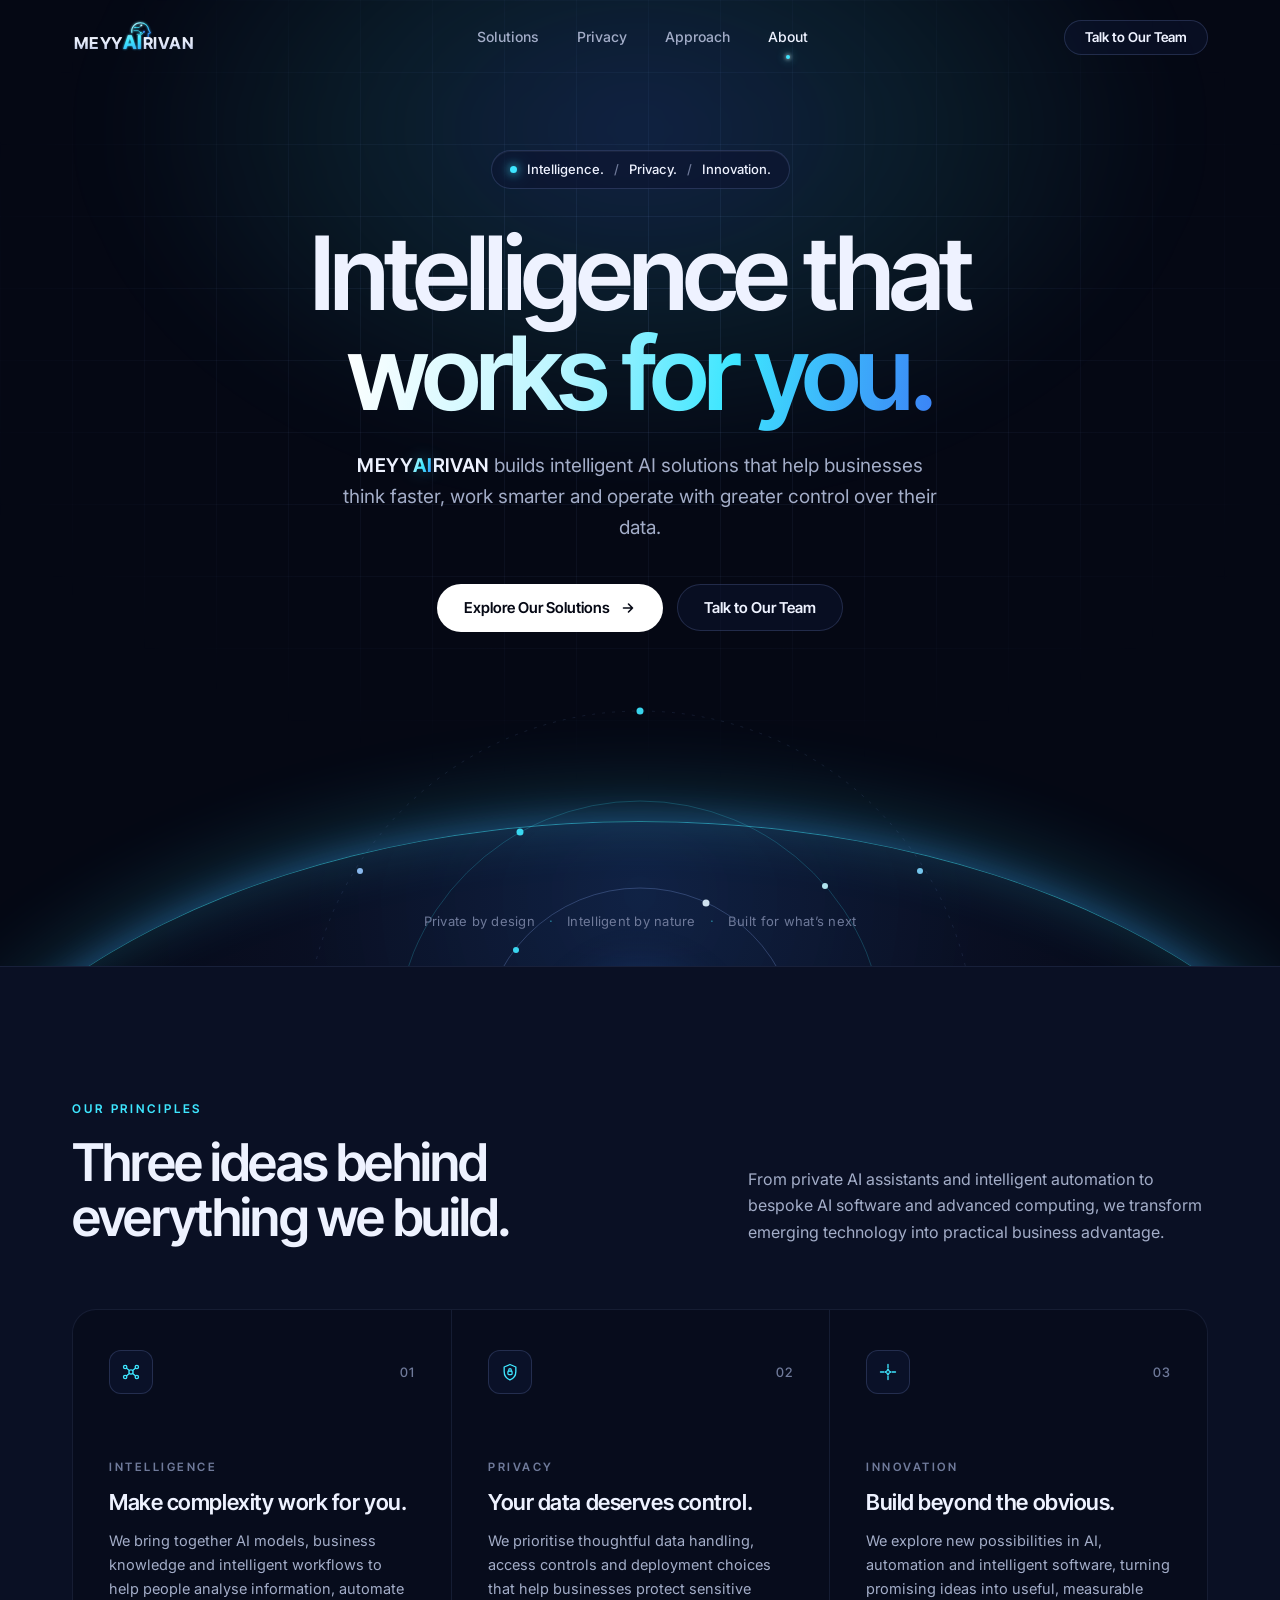
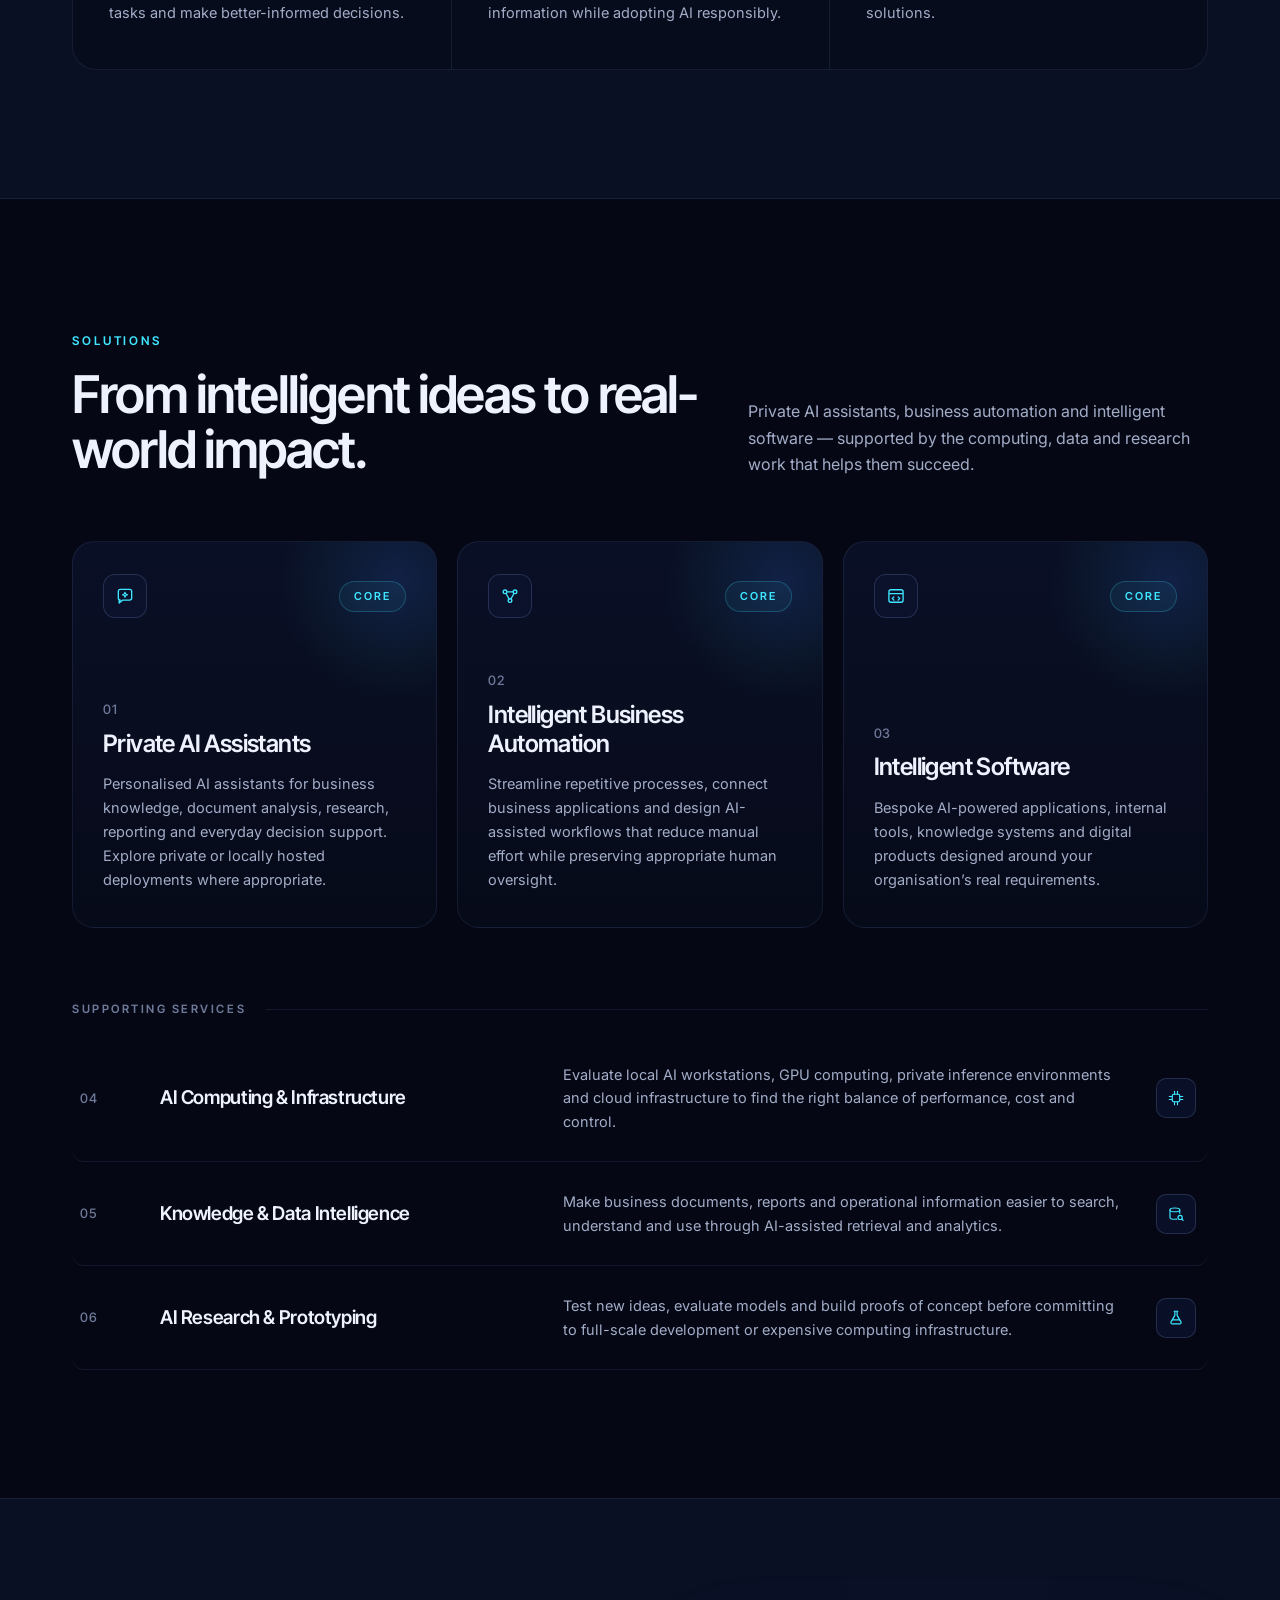
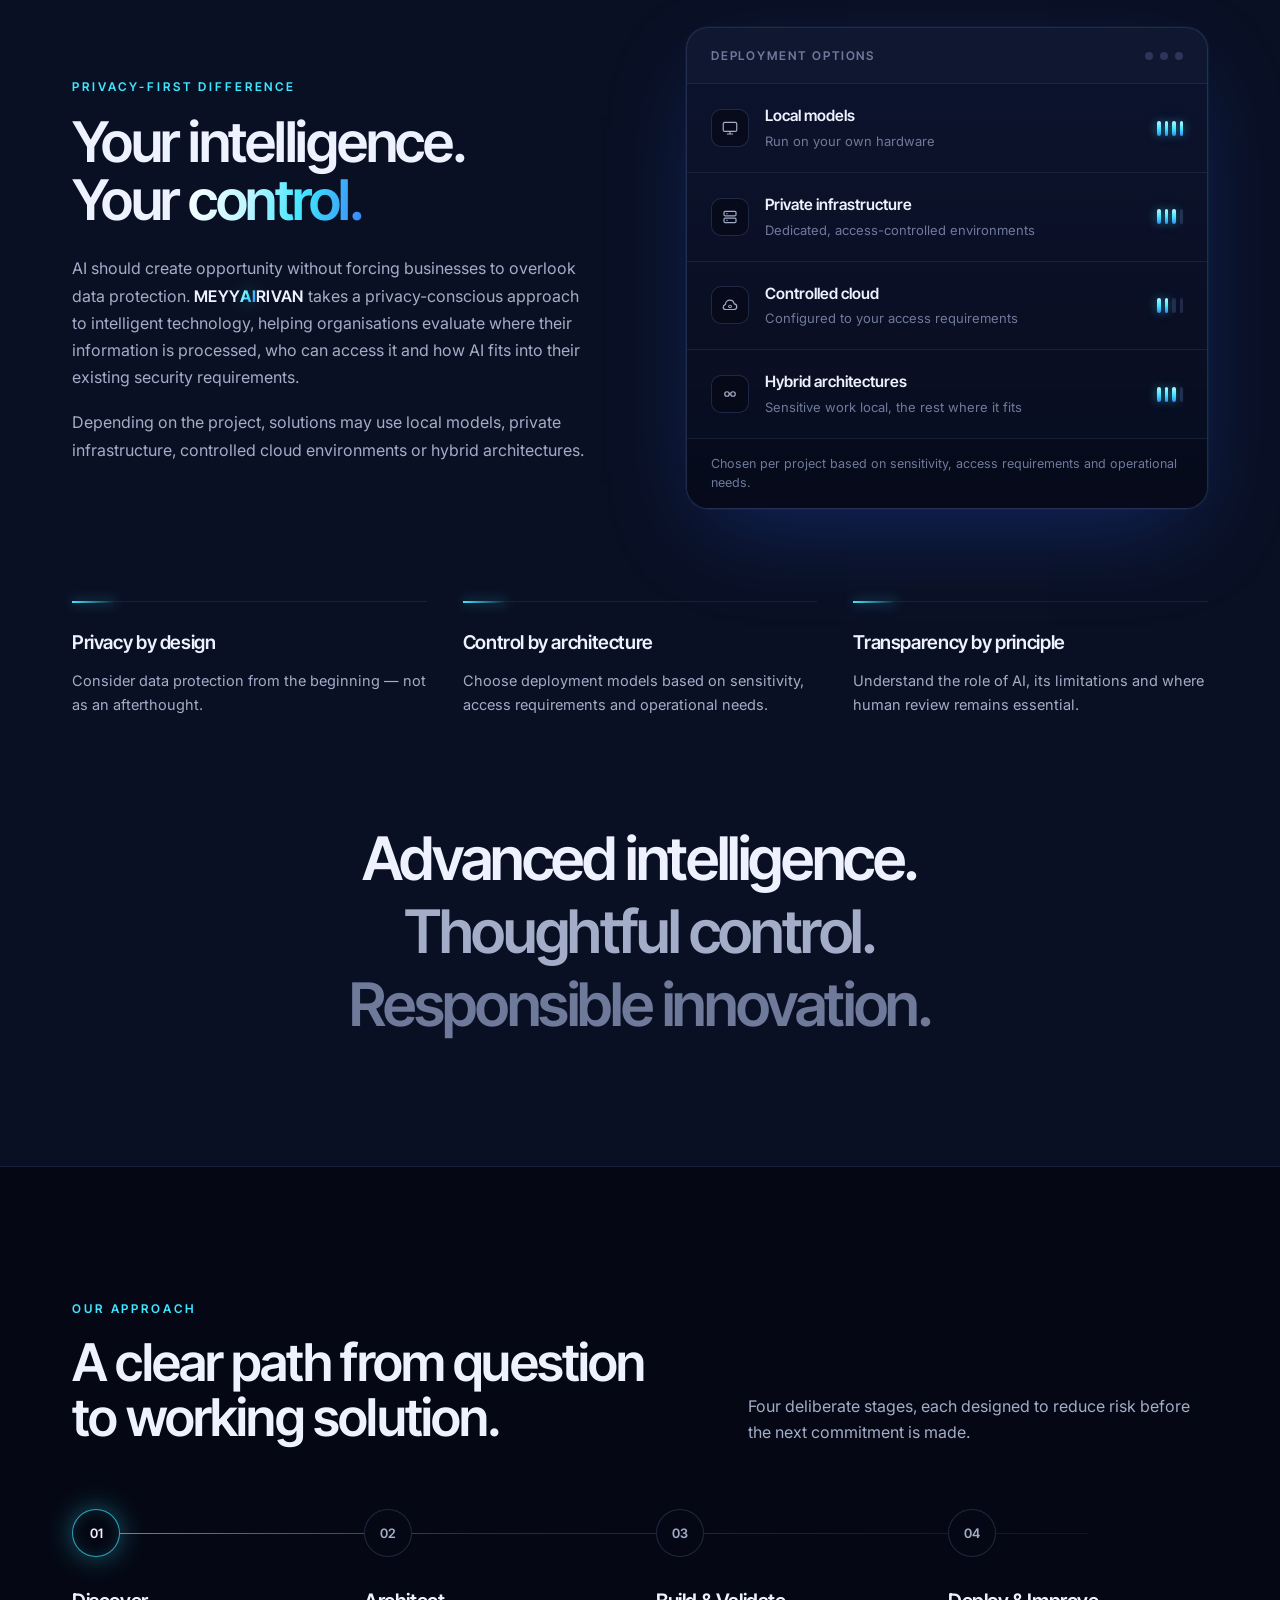
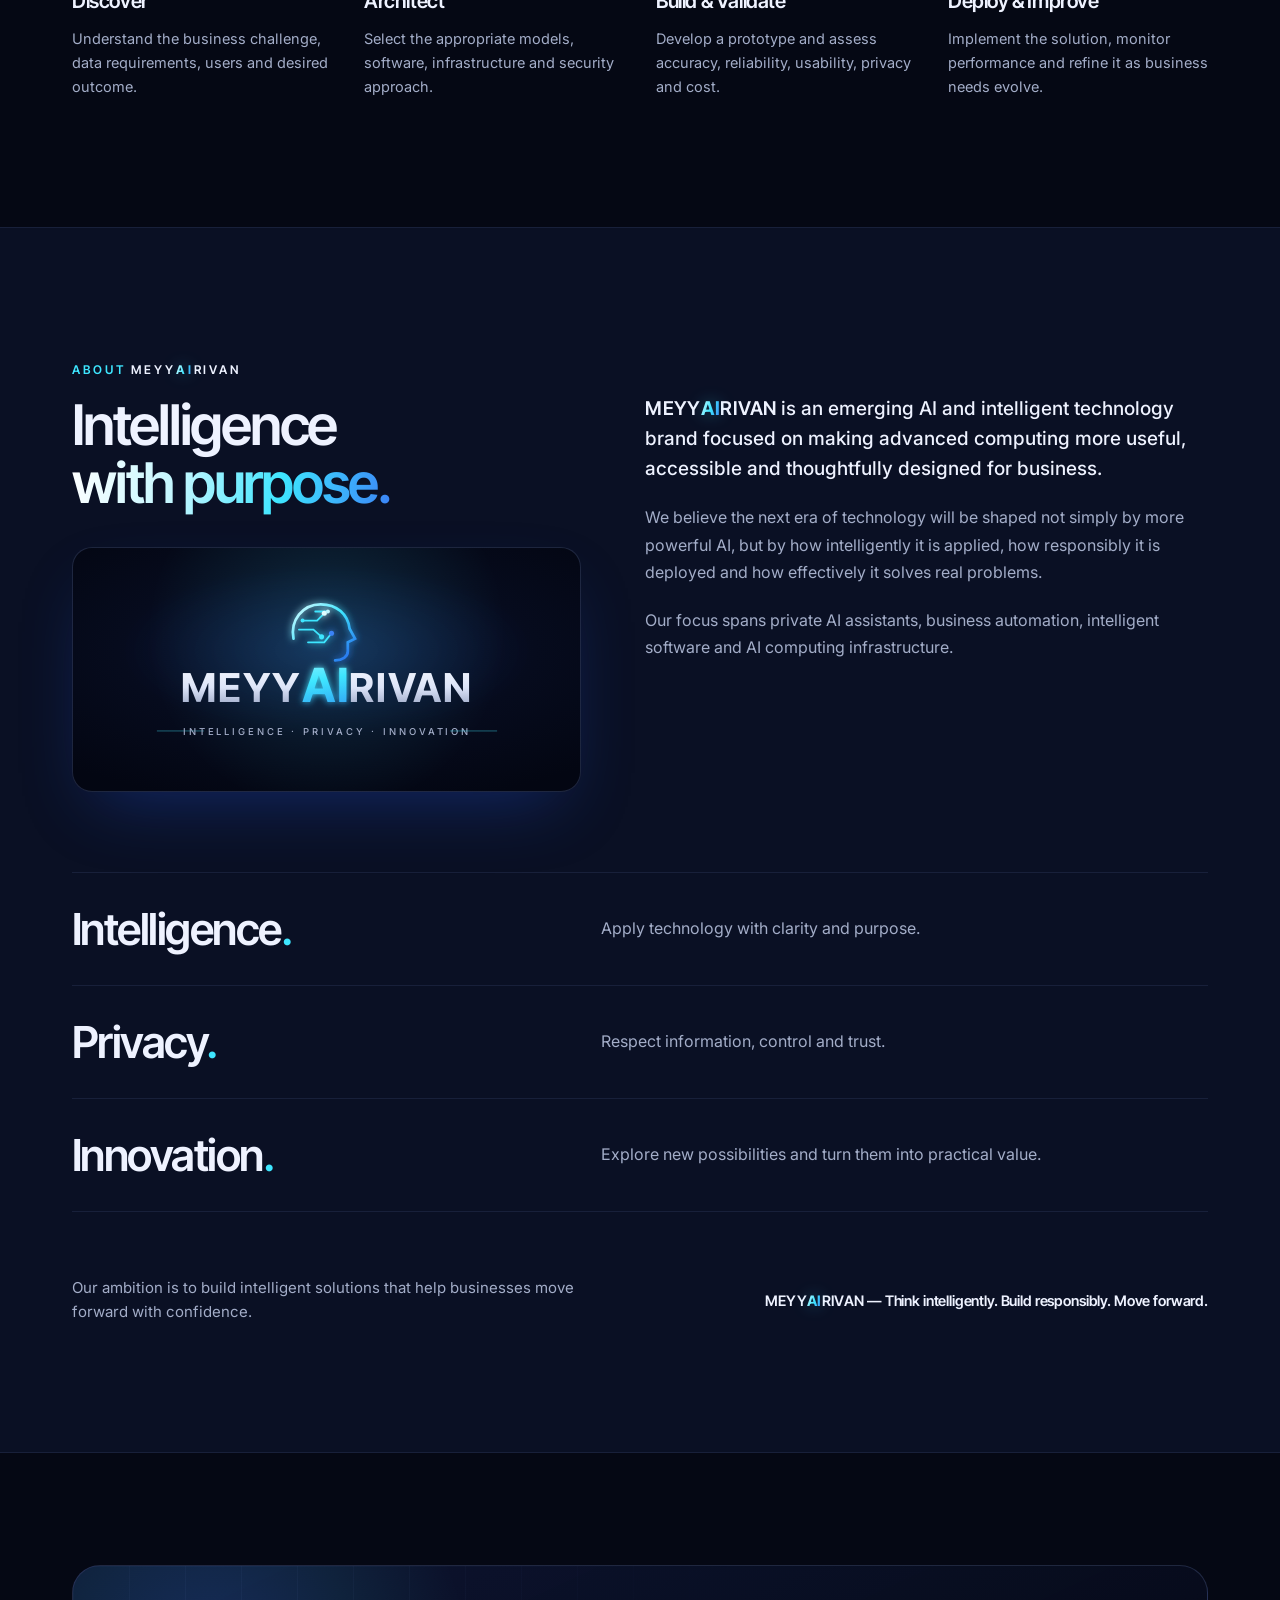
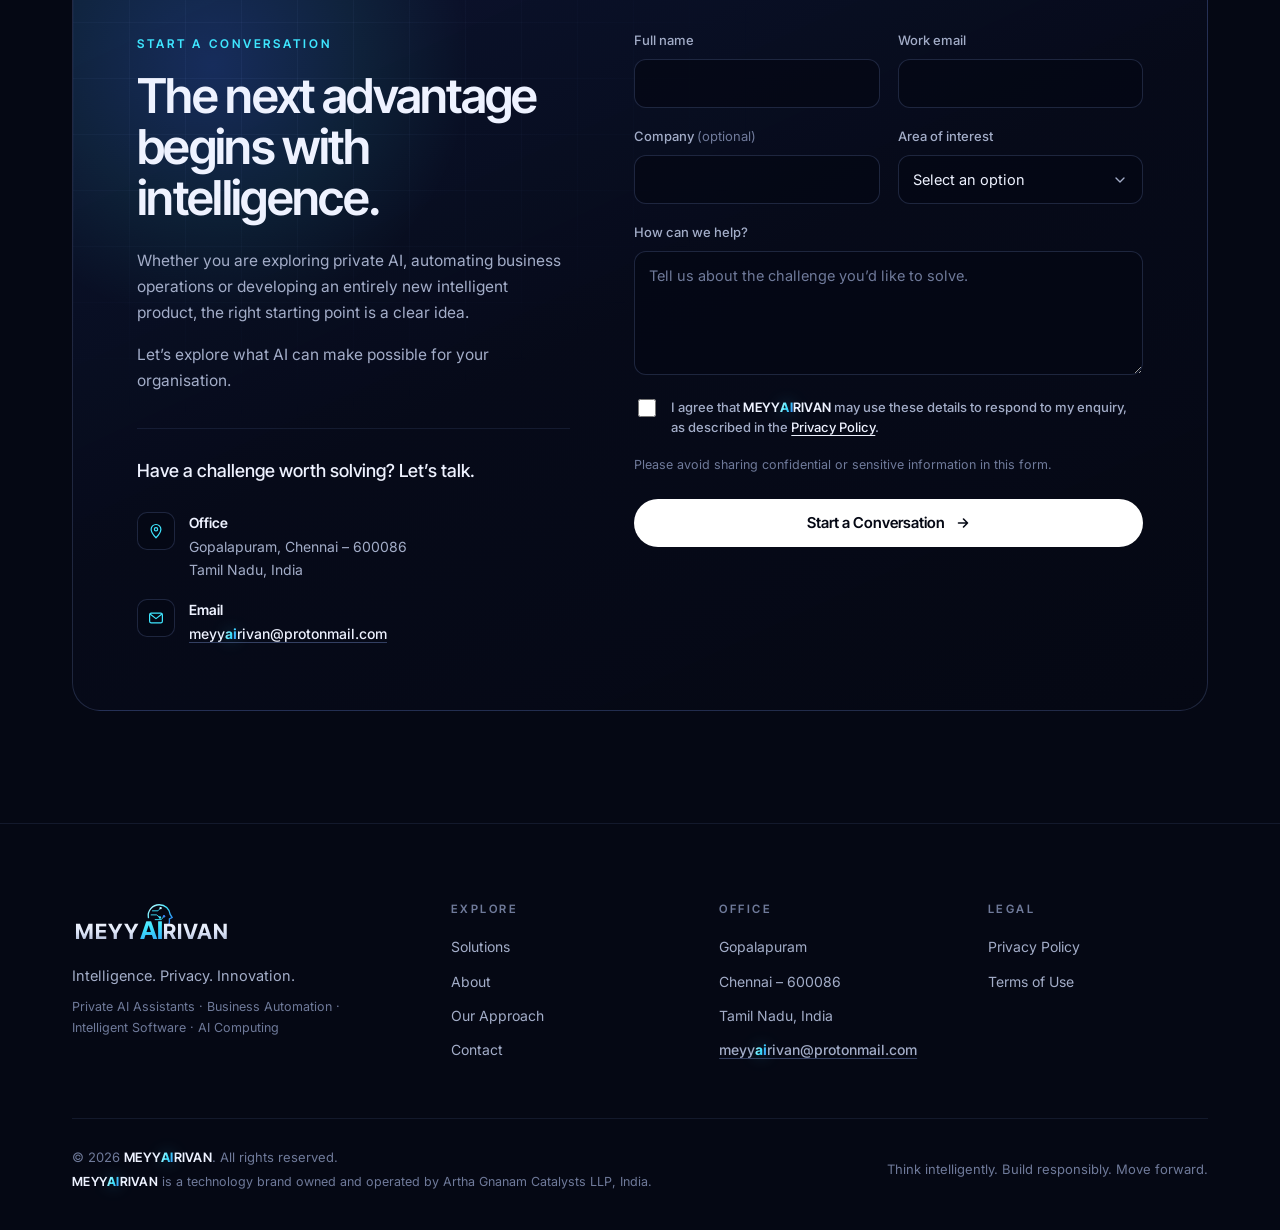
<file: index.html>
<!DOCTYPE html>
<html lang="en">
<head>
  <meta charset="UTF-8" />
  <meta name="viewport" content="width=device-width, initial-scale=1.0" />
  <title>MEYYAIRIVAN | Private AI, Business Automation &amp; Intelligent Software</title>
  <meta name="description" content="Discover MEYYAIRIVAN, an AI technology brand focused on private AI assistants, intelligent business automation, custom AI software and secure computing solutions." />
  <link rel="canonical" href="https://www.meyyairivan.com/" />
  <meta property="og:type" content="website" />
  <meta property="og:url" content="https://www.meyyairivan.com/" />
  <meta property="og:title" content="MEYYAIRIVAN | Private AI, Business Automation &amp; Intelligent Software" />
  <meta property="og:description" content="Private AI assistants, intelligent business automation, bespoke AI software and secure computing solutions." />
  <meta property="og:site_name" content="MEYYAIRIVAN" />
  <meta property="og:image" content="https://www.meyyairivan.com/assets/img/og-image.png" />
  <meta property="og:image:secure_url" content="https://www.meyyairivan.com/assets/img/og-image.png" />
  <meta property="og:image:type" content="image/png" />
  <meta property="og:image:width" content="1200" />
  <meta property="og:image:height" content="630" />
  <meta property="og:image:alt" content="MEYYAIRIVAN — Intelligence that works for you." />
  <meta name="twitter:card" content="summary_large_image" />
  <meta name="twitter:image" content="https://www.meyyairivan.com/assets/img/og-image.png" />
  <meta name="theme-color" content="#050814" />
  <link rel="icon" type="image/svg+xml" href="favicon.svg" />
  <link rel="manifest" href="site.webmanifest" />
  <link rel="preconnect" href="https://fonts.googleapis.com" />
  <link rel="preconnect" href="https://fonts.gstatic.com" crossorigin />
  <link href="https://fonts.googleapis.com/css2?family=Inter+Tight:wght@400;500;600;700&family=Inter:wght@400;500&display=swap" rel="stylesheet" />
  <link rel="stylesheet" href="assets/css/styles.css" />
</head>
<body>
  <a class="skip-link" href="#main">Skip to content</a>

  <!-- ================= HEADER ================= -->
  <header class="header" id="top">
    <div class="container header-inner">
      <a class="brand" href="#top" aria-label="MEYYARIVAN — back to top">
        <!-- Crisp Vector MEYYARIVAN Wordmark + Neural Circuit Emblem -->
        <svg class="brand-wordmark" viewBox="0 0 280 68" fill="none" xmlns="http://www.w3.org/2000/svg" role="img" aria-label="MEYYARIVAN">
          <defs>
            <linearGradient id="navMetal" x1="0" y1="0" x2="0" y2="1">
              <stop offset="0%" stop-color="#FFFFFF"/>
              <stop offset="60%" stop-color="#DCE4F8"/>
              <stop offset="100%" stop-color="#9BA8C7"/>
            </linearGradient>
            <linearGradient id="navCyan" x1="0" y1="0" x2="1" y2="1">
              <stop offset="0%" stop-color="#C7FAFF"/>
              <stop offset="45%" stop-color="#3EE6FF"/>
              <stop offset="100%" stop-color="#2563EB"/>
            </linearGradient>
            <filter id="navGlow" x="-30%" y="-30%" width="160%" height="160%">
              <feGaussianBlur stdDeviation="2.5" result="blur"/>
              <feMerge>
                <feMergeNode in="blur"/>
                <feMergeNode in="SourceGraphic"/>
              </feMerge>
            </filter>
          </defs>
          <!-- Stylised Neural Head Silhouette above AI -->
          <g transform="translate(101, 2)" filter="url(#navGlow)">
            <path d="M12 24 C10 14, 18 5, 28 5 C37 5, 43 11, 44 19 L47 24 L43 26 L43 31 C43 34, 40 36, 36 36" stroke="url(#navCyan)" stroke-width="2" stroke-linecap="round" fill="none"/>
            <path d="M18 14 H26 L30 10 M16 20 H24 L29 24 M22 27 H31 L35 22" stroke="#3EE6FF" stroke-width="1.35" stroke-linecap="round"/>
            <circle cx="30" cy="10" r="1.8" fill="#BFF6FF"/>
            <circle cx="29" cy="24" r="1.8" fill="#3EE6FF"/>
            <circle cx="35" cy="22" r="1.8" fill="#3B82F6"/>
            <circle cx="18" cy="14" r="1.4" fill="#3EE6FF"/>
          </g>
          <!-- Unified Wordmark with exact tspan kerning -->
          <text x="4" y="57" font-family="'Inter Tight', sans-serif" font-weight="700" font-size="31" letter-spacing="1.4" fill="url(#navMetal)">MEYY<tspan font-size="36" letter-spacing="0.5" fill="url(#navCyan)" filter="url(#navGlow)">AI</tspan>RIVAN</text>
        </svg>
      </a>

      <nav class="nav" aria-label="Primary">
        <a href="#solutions">Solutions</a>
        <a href="#privacy">Privacy</a>
        <a href="#approach">Approach</a>
        <a href="#about">About</a>
      </nav>

      <div class="header-actions">
        <a class="btn btn-ghost btn-sm" href="#contact">Talk to Our Team</a>
        <button class="menu-toggle" type="button" aria-expanded="false" aria-controls="mobile-nav" aria-label="Open menu">
          <span></span>
          <span></span>
        </button>
      </div>
    </div>
  </header>

  <!-- Mobile Nav Drawer -->
  <nav class="mobile-nav" id="mobile-nav" aria-label="Mobile Navigation" aria-hidden="true">
    <a class="mobile-link" href="#solutions">Solutions</a>
    <a class="mobile-link" href="#privacy">Privacy</a>
    <a class="mobile-link" href="#approach">Approach</a>
    <a class="mobile-link" href="#about">About</a>
    <a class="btn btn-primary" href="#contact">Talk to Our Team</a>
  </nav>

  <main id="main">
    <!-- ================= SECTION 1: HERO ================= -->
    <section class="hero">
      <div class="hero-bg" aria-hidden="true">
        <div class="hero-grid"></div>
        <div class="hero-glow"></div>
      </div>

      <div class="container hero-inner">
        <div class="eyebrow reveal d1">
          <span class="dot" aria-hidden="true"></span>
          <strong>Intelligence.</strong>
          <span class="sep">/</span>
          <strong>Privacy.</strong>
          <span class="sep">/</span>
          <strong>Innovation.</strong>
        </div>

        <h1 class="reveal d2">
          Intelligence that<br />
          <span class="gradient-text">works for you.</span>
        </h1>

        <p class="lede reveal d3">
          <span class="brand-name">MEYY<span class="brand-ai">AI</span>RIVAN</span> builds intelligent AI solutions that help businesses think faster, work smarter and operate with greater control over their data.
        </p>

        <div class="hero-actions reveal d4">
          <a class="btn btn-primary" href="#solutions">
            Explore Our Solutions
            <svg width="16" height="16" viewBox="0 0 16 16" fill="none" aria-hidden="true">
              <path d="M3.5 8H12.5M12.5 8L8.5 4M12.5 8L8.5 12" stroke="currentColor" stroke-width="1.6" stroke-linecap="round" stroke-linejoin="round"/>
            </svg>
          </a>
          <a class="btn btn-ghost" href="#contact">Talk to Our Team</a>
        </div>
      </div>

      <!-- Orbital Horizon Graphic -->
      <div class="orbit-wrap reveal d5">
        <div class="horizon" aria-hidden="true"></div>
        <svg class="orbit" viewBox="0 0 720 720" fill="none" xmlns="http://www.w3.org/2000/svg" aria-hidden="true">
          <defs>
            <radialGradient id="orbitCenter" cx="50%" cy="50%" r="50%">
              <stop offset="0%" stop-color="#3EE6FF" stop-opacity="0.7"/>
              <stop offset="45%" stop-color="#3B82F6" stop-opacity="0.22"/>
              <stop offset="100%" stop-color="#050814" stop-opacity="0"/>
            </radialGradient>
          </defs>
          <circle cx="360" cy="360" r="120" fill="url(#orbitCenter)"/>

          <!-- Outer Ring (CW) -->
          <g class="orbit-ring-cw">
            <circle cx="360" cy="360" r="335" stroke="rgba(148,178,255,0.12)" stroke-width="1" stroke-dasharray="3 7"/>
            <circle cx="360" cy="25" r="3.5" fill="#3EE6FF" class="orbit-node-pulse"/>
            <circle cx="640" cy="185" r="3" fill="#7DD3FC"/>
            <circle cx="80" cy="185" r="3" fill="#93C5FD"/>
            <circle cx="595" cy="595" r="2.5" fill="#3B82F6"/>
          </g>

          <!-- Middle Ring (CCW) -->
          <g class="orbit-ring-ccw">
            <circle cx="360" cy="360" r="245" stroke="rgba(62,230,255,0.22)" stroke-width="1"/>
            <circle cx="240" cy="146" r="3.5" fill="#3EE6FF"/>
            <circle cx="545" cy="200" r="3" fill="#BFF6FF" class="orbit-node-pulse"/>
            <circle cx="148" cy="480" r="2.5" fill="#60A5FA"/>
          </g>

          <!-- Inner Ring (CW) -->
          <g class="orbit-ring-cw">
            <circle cx="360" cy="360" r="158" stroke="rgba(148,178,255,0.28)" stroke-width="1"/>
            <circle cx="426" cy="217" r="3.5" fill="#E0F2FE" class="orbit-node-pulse"/>
            <circle cx="236" cy="264" r="3" fill="#3EE6FF"/>
            <circle cx="360" cy="518" r="2.5" fill="#3B82F6"/>
          </g>
        </svg>

        <div class="hero-signature">
          <span>Private by design</span>
          <span class="sig-dot" aria-hidden="true">·</span>
          <span>Intelligent by nature</span>
          <span class="sig-dot" aria-hidden="true">·</span>
          <span>Built for what’s next</span>
        </div>
      </div>
    </section>

    <!-- ================= SECTION 2: OUR PRINCIPLES ================= -->
    <section class="section pillars">
      <div class="container">
        <div class="section-head fade">
          <div>
            <span class="kicker">Our principles</span>
            <h2>Three ideas behind everything we build.</h2>
          </div>
          <p class="section-intro">
            From private AI assistants and intelligent automation to bespoke AI software and advanced computing, we transform emerging technology into practical business advantage.
          </p>
        </div>

        <div class="cards fade">
          <!-- 01 Intelligence -->
          <article class="card">
            <div class="card-top">
              <div class="icon-box" aria-hidden="true">
                <svg width="20" height="20" viewBox="0 0 24 24" fill="none">
                  <circle cx="12" cy="12" r="2.5" stroke="currentColor" stroke-width="1.6"/>
                  <circle cx="5" cy="6" r="2" stroke="currentColor" stroke-width="1.6"/>
                  <circle cx="19" cy="6" r="2" stroke="currentColor" stroke-width="1.6"/>
                  <circle cx="5" cy="18" r="2" stroke="currentColor" stroke-width="1.6"/>
                  <circle cx="19" cy="18" r="2" stroke="currentColor" stroke-width="1.6"/>
                  <path d="M6.8 7.4L10 10.2M17.2 7.4L14 10.2M6.8 16.6L10 13.8M17.2 16.6L14 13.8" stroke="currentColor" stroke-width="1.5" stroke-linecap="round"/>
                </svg>
              </div>
              <span class="num">01</span>
            </div>
            <span class="card-label">Intelligence</span>
            <h3>Make complexity work for you.</h3>
            <p>We bring together AI models, business knowledge and intelligent workflows to help people analyse information, automate tasks and make better-informed decisions.</p>
          </article>

          <!-- 02 Privacy -->
          <article class="card">
            <div class="card-top">
              <div class="icon-box" aria-hidden="true">
                <svg width="20" height="20" viewBox="0 0 24 24" fill="none">
                  <path d="M12 3L5 6V11.5C5 16.1 8 20.1 12 21.5C16 20.1 19 16.1 19 11.5V6L12 3Z" stroke="currentColor" stroke-width="1.6" stroke-linejoin="round"/>
                  <rect x="9.5" y="11" width="5" height="4.2" rx="1" stroke="currentColor" stroke-width="1.5"/>
                  <path d="M10.5 11V9.5C10.5 8.67 11.17 8 12 8C12.83 8 13.5 8.67 13.5 9.5V11" stroke="currentColor" stroke-width="1.5" stroke-linecap="round"/>
                </svg>
              </div>
              <span class="num">02</span>
            </div>
            <span class="card-label">Privacy</span>
            <h3>Your data deserves control.</h3>
            <p>We prioritise thoughtful data handling, access controls and deployment choices that help businesses protect sensitive information while adopting AI responsibly.</p>
          </article>

          <!-- 03 Innovation -->
          <article class="card">
            <div class="card-top">
              <div class="icon-box" aria-hidden="true">
                <svg width="20" height="20" viewBox="0 0 24 24" fill="none">
                  <path d="M12 3V7M12 17V21M3 12H7M17 12H21" stroke="currentColor" stroke-width="1.6" stroke-linecap="round"/>
                  <path d="M12 8.5L13.3 10.7L15.5 12L13.3 13.3L12 15.5L10.7 13.3L8.5 12L10.7 10.7L12 8.5Z" stroke="currentColor" stroke-width="1.5" stroke-linejoin="round"/>
                </svg>
              </div>
              <span class="num">03</span>
            </div>
            <span class="card-label">Innovation</span>
            <h3>Build beyond the obvious.</h3>
            <p>We explore new possibilities in AI, automation and intelligent software, turning promising ideas into useful, measurable solutions.</p>
          </article>
        </div>
      </div>
    </section>

    <!-- ================= SECTION 3: SOLUTIONS ================= -->
    <section class="section" id="solutions">
      <div class="container">
        <div class="section-head fade">
          <div>
            <span class="kicker">Solutions</span>
            <h2>From intelligent ideas to real-world impact.</h2>
          </div>
          <p class="section-intro">
            Private AI assistants, business automation and intelligent software — supported by the computing, data and research work that helps them succeed.
          </p>
        </div>

        <!-- Primary 3-Column Cards -->
        <div class="solutions-primary fade">
          <article class="sol-card">
            <div class="sol-card-top">
              <div class="icon-box" aria-hidden="true">
                <svg width="20" height="20" viewBox="0 0 24 24" fill="none">
                  <path d="M4 6.5C4 5.12 5.12 4 6.5 4H17.5C18.88 4 20 5.12 20 6.5V14.5C20 15.88 18.88 17 17.5 17H9L5 20.5V17H6.5C5.12 17 4 15.88 4 14.5V6.5Z" stroke="currentColor" stroke-width="1.6" stroke-linejoin="round"/>
                  <path d="M12 7.5L12.9 9.6L15 10.5L12.9 11.4L12 13.5L11.1 11.4L9 10.5L11.1 9.6L12 7.5Z" stroke="currentColor" stroke-width="1.4" stroke-linejoin="round"/>
                </svg>
              </div>
              <span class="core-tag">Core</span>
            </div>
            <div class="sol-card-body">
              <span class="num">01</span>
              <h3>Private AI Assistants</h3>
              <p>Personalised AI assistants for business knowledge, document analysis, research, reporting and everyday decision support. Explore private or locally hosted deployments where appropriate.</p>
            </div>
          </article>

          <article class="sol-card">
            <div class="sol-card-top">
              <div class="icon-box" aria-hidden="true">
                <svg width="20" height="20" viewBox="0 0 24 24" fill="none">
                  <circle cx="6" cy="7" r="2.2" stroke="currentColor" stroke-width="1.6"/>
                  <circle cx="18" cy="7" r="2.2" stroke="currentColor" stroke-width="1.6"/>
                  <circle cx="12" cy="17.5" r="2.2" stroke="currentColor" stroke-width="1.6"/>
                  <path d="M8.2 7H15.8M7.3 9L10.8 15.5M16.7 9L13.2 15.5" stroke="currentColor" stroke-width="1.5" stroke-linecap="round"/>
                </svg>
              </div>
              <span class="core-tag">Core</span>
            </div>
            <div class="sol-card-body">
              <span class="num">02</span>
              <h3>Intelligent Business Automation</h3>
              <p>Streamline repetitive processes, connect business applications and design AI-assisted workflows that reduce manual effort while preserving appropriate human oversight.</p>
            </div>
          </article>

          <article class="sol-card">
            <div class="sol-card-top">
              <div class="icon-box" aria-hidden="true">
                <svg width="20" height="20" viewBox="0 0 24 24" fill="none">
                  <rect x="3.5" y="4.5" width="17" height="15" rx="2.5" stroke="currentColor" stroke-width="1.6"/>
                  <path d="M3.5 9H20.5" stroke="currentColor" stroke-width="1.5"/>
                  <path d="M9.5 13L7.5 15L9.5 17M14.5 13L16.5 15L14.5 17" stroke="currentColor" stroke-width="1.5" stroke-linecap="round" stroke-linejoin="round"/>
                </svg>
              </div>
              <span class="core-tag">Core</span>
            </div>
            <div class="sol-card-body">
              <span class="num">03</span>
              <h3>Intelligent Software</h3>
              <p>Bespoke AI-powered applications, internal tools, knowledge systems and digital products designed around your organisation’s real requirements.</p>
            </div>
          </article>
        </div>

        <!-- Supporting Services -->
        <div class="solutions-secondary fade">
          <div class="solutions-secondary-head">
            <span>Supporting services</span>
          </div>

          <div class="sol-rows">
            <div class="sol-row">
              <span class="num">04</span>
              <h3>AI Computing &amp; Infrastructure</h3>
              <p>Evaluate local AI workstations, GPU computing, private inference environments and cloud infrastructure to find the right balance of performance, cost and control.</p>
              <div class="icon-box-sm" aria-hidden="true">
                <svg width="18" height="18" viewBox="0 0 24 24" fill="none">
                  <rect x="7" y="7" width="10" height="10" rx="2" stroke="currentColor" stroke-width="1.6"/>
                  <path d="M10 3V7M14 3V7M10 17V21M14 17V21M3 10H7M3 14H7M17 10H21M17 14H21" stroke="currentColor" stroke-width="1.5" stroke-linecap="round"/>
                </svg>
              </div>
            </div>

            <div class="sol-row">
              <span class="num">05</span>
              <h3>Knowledge &amp; Data Intelligence</h3>
              <p>Make business documents, reports and operational information easier to search, understand and use through AI-assisted retrieval and analytics.</p>
              <div class="icon-box-sm" aria-hidden="true">
                <svg width="18" height="18" viewBox="0 0 24 24" fill="none">
                  <ellipse cx="10.5" cy="6.5" rx="6.5" ry="2.5" stroke="currentColor" stroke-width="1.6"/>
                  <path d="M4 6.5V16.5C4 17.88 6.91 19 10.5 19C11.4 19 12.25 18.93 13 18.8M17 6.5V11" stroke="currentColor" stroke-width="1.6" stroke-linecap="round"/>
                  <circle cx="17.5" cy="16.5" r="2.8" stroke="currentColor" stroke-width="1.6"/>
                  <path d="M19.7 18.7L21.5 20.5" stroke="currentColor" stroke-width="1.6" stroke-linecap="round"/>
                </svg>
              </div>
            </div>

            <div class="sol-row">
              <span class="num">06</span>
              <h3>AI Research &amp; Prototyping</h3>
              <p>Test new ideas, evaluate models and build proofs of concept before committing to full-scale development or expensive computing infrastructure.</p>
              <div class="icon-box-sm" aria-hidden="true">
                <svg width="18" height="18" viewBox="0 0 24 24" fill="none">
                  <path d="M9.5 3H14.5M10.5 3V8.5L5.4 17.2C4.7 18.4 5.56 19.9 6.95 19.9H17.05C18.44 19.9 19.3 18.4 18.6 17.2L13.5 8.5V3" stroke="currentColor" stroke-width="1.6" stroke-linecap="round" stroke-linejoin="round"/>
                  <path d="M7.5 14.5H16.5" stroke="currentColor" stroke-width="1.5" stroke-linecap="round"/>
                </svg>
              </div>
            </div>
          </div>
        </div>
      </div>
    </section>

    <!-- ================= SECTION 4: PRIVACY-FIRST DIFFERENCE ================= -->
    <section class="section section-alt" id="privacy">
      <div class="container">
        <div class="privacy-grid fade">
          <div class="privacy-copy">
            <span class="kicker">Privacy-first difference</span>
            <h2>
              Your intelligence.<br />
              Your <span class="gradient-text">control.</span>
            </h2>
            <p>
              AI should create opportunity without forcing businesses to overlook data protection. <span class="brand-name">MEYY<span class="brand-ai">AI</span>RIVAN</span> takes a privacy-conscious approach to intelligent technology, helping organisations evaluate where their information is processed, who can access it and how AI fits into their existing security requirements.
            </p>
            <p>
              Depending on the project, solutions may use local models, private infrastructure, controlled cloud environments or hybrid architectures.
            </p>
          </div>

          <div class="deploy-panel" aria-label="Deployment options overview">
            <div class="deploy-head">
              <span>Deployment options</span>
              <div class="window-dots" aria-hidden="true">
                <i></i><i></i><i></i>
              </div>
            </div>

            <ul class="deploy-list">
              <li>
                <div class="deploy-icon" aria-hidden="true">
                  <svg width="18" height="18" viewBox="0 0 24 24" fill="none">
                    <rect x="3" y="4.5" width="18" height="12" rx="2" stroke="currentColor" stroke-width="1.6"/>
                    <path d="M8.5 20H15.5M12 16.5V20" stroke="currentColor" stroke-width="1.6" stroke-linecap="round"/>
                  </svg>
                </div>
                <div>
                  <strong>Local models</strong>
                  <small>Run on your own hardware</small>
                </div>
                <div class="meter" aria-label="4 out of 4 control level">
                  <span class="on"></span><span class="on"></span><span class="on"></span><span class="on"></span>
                </div>
              </li>

              <li>
                <div class="deploy-icon" aria-hidden="true">
                  <svg width="18" height="18" viewBox="0 0 24 24" fill="none">
                    <rect x="4" y="4.5" width="16" height="6" rx="1.5" stroke="currentColor" stroke-width="1.6"/>
                    <rect x="4" y="13.5" width="16" height="6" rx="1.5" stroke="currentColor" stroke-width="1.6"/>
                    <circle cx="8" cy="7.5" r="0.9" fill="currentColor"/>
                    <circle cx="8" cy="16.5" r="0.9" fill="currentColor"/>
                  </svg>
                </div>
                <div>
                  <strong>Private infrastructure</strong>
                  <small>Dedicated, access-controlled environments</small>
                </div>
                <div class="meter" aria-label="3 out of 4 control level">
                  <span class="on"></span><span class="on"></span><span class="on"></span><span></span>
                </div>
              </li>

              <li>
                <div class="deploy-icon" aria-hidden="true">
                  <svg width="18" height="18" viewBox="0 0 24 24" fill="none">
                    <path d="M7.5 18H17C19.2 18 21 16.3 21 14.2C21 12.2 19.5 10.6 17.6 10.4C17 7.6 14.6 5.5 11.7 5.5C8.5 5.5 6 8 6 11.1C4.3 11.6 3 13.1 3 14.9C3 16.6 4.4 18 6.2 18H7.5Z" stroke="currentColor" stroke-width="1.6" stroke-linejoin="round"/>
                    <rect x="10.2" y="12.6" width="3.6" height="2.8" rx="0.6" stroke="currentColor" stroke-width="1.3"/>
                  </svg>
                </div>
                <div>
                  <strong>Controlled cloud</strong>
                  <small>Configured to your access requirements</small>
                </div>
                <div class="meter" aria-label="2 out of 4 control level">
                  <span class="on"></span><span class="on"></span><span></span><span></span>
                </div>
              </li>

              <li>
                <div class="deploy-icon" aria-hidden="true">
                  <svg width="18" height="18" viewBox="0 0 24 24" fill="none">
                    <circle cx="8" cy="12" r="3" stroke="currentColor" stroke-width="1.6"/>
                    <circle cx="16" cy="12" r="3" stroke="currentColor" stroke-width="1.6"/>
                    <path d="M11 12H13" stroke="currentColor" stroke-width="1.6" stroke-linecap="round"/>
                  </svg>
                </div>
                <div>
                  <strong>Hybrid architectures</strong>
                  <small>Sensitive work local, the rest where it fits</small>
                </div>
                <div class="meter" aria-label="3 out of 4 control level">
                  <span class="on"></span><span class="on"></span><span class="on"></span><span></span>
                </div>
              </li>
            </ul>

            <div class="deploy-foot">
              Chosen per project based on sensitivity, access requirements and operational needs.
            </div>
          </div>
        </div>

        <!-- 3 Principles -->
        <div class="principles fade">
          <div class="principle">
            <h3>Privacy by design</h3>
            <p>Consider data protection from the beginning — not as an afterthought.</p>
          </div>
          <div class="principle">
            <h3>Control by architecture</h3>
            <p>Choose deployment models based on sensitivity, access requirements and operational needs.</p>
          </div>
          <div class="principle">
            <h3>Transparency by principle</h3>
            <p>Understand the role of AI, its limitations and where human review remains essential.</p>
          </div>
        </div>

        <!-- Monumental Statement -->
        <div class="statement fade">
          <span>Advanced intelligence.</span>
          <span>Thoughtful control.</span>
          <span>Responsible innovation.</span>
        </div>
      </div>
    </section>

    <!-- ================= SECTION 5: OUR APPROACH ================= -->
    <section class="section" id="approach">
      <div class="container">
        <div class="section-head fade">
          <div>
            <span class="kicker">Our approach</span>
            <h2>A clear path from question to working solution.</h2>
          </div>
          <p class="section-intro">
            Four deliberate stages, each designed to reduce risk before the next commitment is made.
          </p>
        </div>

        <div class="steps fade">
          <div class="step">
            <div class="step-node">01</div>
            <h3>Discover</h3>
            <p>Understand the business challenge, data requirements, users and desired outcome.</p>
          </div>
          <div class="step">
            <div class="step-node">02</div>
            <h3>Architect</h3>
            <p>Select the appropriate models, software, infrastructure and security approach.</p>
          </div>
          <div class="step">
            <div class="step-node">03</div>
            <h3>Build &amp; Validate</h3>
            <p>Develop a prototype and assess accuracy, reliability, usability, privacy and cost.</p>
          </div>
          <div class="step">
            <div class="step-node">04</div>
            <h3>Deploy &amp; Improve</h3>
            <p>Implement the solution, monitor performance and refine it as business needs evolve.</p>
          </div>
        </div>
      </div>
    </section>

    <!-- ================= SECTION 6: ABOUT MEYYARIVAN ================= -->
    <section class="section section-alt" id="about">
      <div class="container">
        <div class="about-top fade">
          <div class="about-left">
            <span class="kicker">About <span style="color:var(--text);">MEYY</span><span class="brand-ai">AI</span><span style="color:var(--text);">RIVAN</span></span>
            <h2>
              Intelligence<br />
              <span class="gradient-text">with purpose.</span>
            </h2>

            <figure class="about-logo">
              <svg viewBox="0 0 420 185" fill="none" xmlns="http://www.w3.org/2000/svg" role="img" aria-label="MEYYARIVAN — Intelligence. Privacy. Innovation.">
                <defs>
                  <linearGradient id="cardMetal" x1="0" y1="0" x2="0" y2="1">
                    <stop offset="0%" stop-color="#FFFFFF"/>
                    <stop offset="55%" stop-color="#DCE4F8"/>
                    <stop offset="100%" stop-color="#8A97B8"/>
                  </linearGradient>
                  <linearGradient id="cardCyan" x1="0" y1="0" x2="1" y2="1">
                    <stop offset="0%" stop-color="#E0FCFF"/>
                    <stop offset="45%" stop-color="#3EE6FF"/>
                    <stop offset="100%" stop-color="#2563EB"/>
                  </linearGradient>
                  <filter id="cardGlow" x="-30%" y="-30%" width="160%" height="160%">
                    <feGaussianBlur stdDeviation="4" result="blur"/>
                    <feMerge>
                      <feMergeNode in="blur"/>
                      <feMergeNode in="SourceGraphic"/>
                    </feMerge>
                  </filter>
                </defs>

                <!-- Glowing Neural Head Profile Emblem (centered above AI) -->
                <g transform="translate(155, 8)" filter="url(#cardGlow)">
                  <path d="M18 48 C14 28, 28 10, 48 10 C66 10, 78 21, 80 37 L86 48 L78 52 L78 62 C78 68, 72 72, 64 72" stroke="url(#cardCyan)" stroke-width="3" stroke-linecap="round" fill="none"/>
                  <path d="M28 28 H44 L52 20 M24 38 H40 L49 46 M34 52 H52 L60 42 M42 18 H56" stroke="#3EE6FF" stroke-width="2" stroke-linecap="round"/>
                  <circle cx="52" cy="20" r="2.8" fill="#E0FCFF"/>
                  <circle cx="49" cy="46" r="2.8" fill="#3EE6FF"/>
                  <circle cx="60" cy="42" r="2.8" fill="#3B82F6"/>
                  <circle cx="28" cy="28" r="2.2" fill="#3EE6FF"/>
                  <circle cx="56" cy="18" r="2.2" fill="#BFF6FF"/>
                </g>

                <!-- Centered Full Wordmark -->
                <text x="210" y="126" text-anchor="middle" font-family="'Inter Tight', sans-serif" font-weight="700" font-size="44" letter-spacing="2" fill="url(#cardMetal)">MEYY<tspan font-size="52" letter-spacing="0.5" fill="url(#cardCyan)" filter="url(#cardGlow)">AI</tspan>RIVAN</text>

                <!-- Tagline Rule -->
                <line x1="22" y1="158" x2="74" y2="158" stroke="rgba(62,230,255,0.45)" stroke-width="1"/>
                <text x="210" y="162" text-anchor="middle" font-family="'Inter', sans-serif" font-weight="500" font-size="10.5" letter-spacing="3.2" fill="#A3ADC8">INTELLIGENCE · PRIVACY · INNOVATION</text>
                <line x1="346" y1="158" x2="398" y2="158" stroke="rgba(62,230,255,0.45)" stroke-width="1"/>
              </svg>
            </figure>
          </div>

          <div class="about-copy">
            <p class="strong">
              <span class="brand-name">MEYY<span class="brand-ai">AI</span>RIVAN</span> is an emerging AI and intelligent technology brand focused on making advanced computing more useful, accessible and thoughtfully designed for business.
            </p>
            <p>
              We believe the next era of technology will be shaped not simply by more powerful AI, but by how intelligently it is applied, how responsibly it is deployed and how effectively it solves real problems.
            </p>
            <p>
              Our focus spans private AI assistants, business automation, intelligent software and AI computing infrastructure.
            </p>
          </div>
        </div>

        <!-- Values Stack -->
        <div class="values fade">
          <div class="value-row">
            <h3>Intelligence<em>.</em></h3>
            <p>Apply technology with clarity and purpose.</p>
          </div>
          <div class="value-row">
            <h3>Privacy<em>.</em></h3>
            <p>Respect information, control and trust.</p>
          </div>
          <div class="value-row">
            <h3>Innovation<em>.</em></h3>
            <p>Explore new possibilities and turn them into practical value.</p>
          </div>
        </div>

        <!-- Signoff -->
        <div class="signoff fade">
          <p>Our ambition is to build intelligent solutions that help businesses move forward with confidence.</p>
          <strong><span class="brand-name">MEYY<span class="brand-ai">AI</span>RIVAN</span> — Think intelligently. Build responsibly. Move forward.</strong>
        </div>
      </div>
    </section>

    <!-- ================= SECTION 7: CONTACT ================= -->
    <section class="contact" id="contact">
      <div class="container">
        <div class="contact-panel fade">
          <div class="contact-copy">
            <span class="kicker">Start a conversation</span>
            <h2>The next advantage begins with intelligence.</h2>
            <p>
              Whether you are exploring private AI, automating business operations or developing an entirely new intelligent product, the right starting point is a clear idea.
            </p>
            <p>
              Let’s explore what AI can make possible for your organisation.
            </p>

            <div class="talk">Have a challenge worth solving? Let’s talk.</div>

            <div class="contact-address">
              <div class="pin-box" aria-hidden="true">
                <svg width="18" height="18" viewBox="0 0 24 24" fill="none">
                  <path d="M12 21C12 21 18.5 14.8 18.5 9.8C18.5 6.2 15.6 3.3 12 3.3C8.4 3.3 5.5 6.2 5.5 9.8C5.5 14.8 12 21 12 21Z" stroke="currentColor" stroke-width="1.6" stroke-linejoin="round"/>
                  <circle cx="12" cy="9.8" r="2.2" stroke="currentColor" stroke-width="1.6"/>
                </svg>
              </div>
              <div>
                <strong>Office</strong>
                <address>
                  Gopalapuram, Chennai – 600086<br />
                  Tamil Nadu, India
                </address>
              </div>
            </div>

            <div class="contact-address" style="margin-top: 18px;">
              <div class="pin-box" aria-hidden="true">
                <svg width="18" height="18" viewBox="0 0 24 24" fill="none">
                  <rect x="3.5" y="5.5" width="17" height="13" rx="2.2" stroke="currentColor" stroke-width="1.6"/>
                  <path d="M4.5 7L12 12.8L19.5 7" stroke="currentColor" stroke-width="1.6" stroke-linecap="round" stroke-linejoin="round"/>
                </svg>
              </div>
              <div>
                <strong>Email</strong>
                <address>
                  <a class="email-link" href="mailto:meyyairivan@protonmail.com">meyy<span class="brand-ai">ai</span>rivan@protonmail.com</a>
                </address>
              </div>
            </div>
          </div>

          <form class="contact-form" id="enquiry-form" method="POST" action="https://formsubmit.co/ajax/meyyairivan@protonmail.com" data-email="meyyairivan@protonmail.com" novalidate>
            <input type="text" name="_honey" class="hp" tabindex="-1" autocomplete="off" aria-hidden="true" />
            <input type="hidden" name="_subject" value="New Website Enquiry — MEYYARIVAN" />
            <input type="hidden" name="_template" value="table" />
            <input type="hidden" name="_captcha" value="false" />

            <div class="form-grid">
              <div class="field">
                <label for="f-name">Full name</label>
                <input id="f-name" name="name" type="text" autocomplete="name" required />
                <span class="field-error" role="alert"></span>
              </div>

              <div class="field">
                <label for="f-email">Work email</label>
                <input id="f-email" name="email" type="email" autocomplete="email" required />
                <span class="field-error" role="alert"></span>
              </div>

              <div class="field">
                <label for="f-company">Company <span class="opt">(optional)</span></label>
                <input id="f-company" name="company" type="text" autocomplete="organization" />
                <span class="field-error" role="alert"></span>
              </div>

              <div class="field">
                <label for="f-interest">Area of interest</label>
                <select id="f-interest" name="interest" required>
                  <option value="">Select an option</option>
                  <option value="Private AI Assistants">Private AI Assistants</option>
                  <option value="Intelligent Business Automation">Intelligent Business Automation</option>
                  <option value="Intelligent Software">Intelligent Software</option>
                  <option value="AI Computing & Infrastructure">AI Computing &amp; Infrastructure</option>
                  <option value="Knowledge & Data Intelligence">Knowledge &amp; Data Intelligence</option>
                  <option value="AI Research & Prototyping">AI Research &amp; Prototyping</option>
                  <option value="Something else">Something else</option>
                </select>
                <span class="field-error" role="alert"></span>
              </div>

              <div class="field full">
                <label for="f-message">How can we help?</label>
                <textarea id="f-message" name="message" minlength="20" maxlength="4000" placeholder="Tell us about the challenge you’d like to solve." required></textarea>
                <span class="field-error" role="alert"></span>
              </div>

              <div class="field full">
                <label class="consent-row">
                  <input type="checkbox" name="consent" required />
                  <span>I agree that <span class="brand-name">MEYY<span class="brand-ai">AI</span>RIVAN</span> may use these details to respond to my enquiry, as described in the <a href="privacy.html">Privacy Policy</a>.</span>
                </label>
                <span class="field-error" role="alert"></span>
              </div>

              <div class="field full">
                <p class="form-note">Please avoid sharing confidential or sensitive information in this form.</p>
              </div>

              <div class="field full form-actions">
                <button class="btn btn-primary" type="submit">
                  Start a Conversation
                  <svg width="16" height="16" viewBox="0 0 16 16" fill="none" aria-hidden="true">
                    <path d="M3.5 8H12.5M12.5 8L8.5 4M12.5 8L8.5 12" stroke="currentColor" stroke-width="1.6" stroke-linecap="round" stroke-linejoin="round"/>
                  </svg>
                </button>
              </div>

              <div class="field full">
                <div id="form-status" class="form-status" role="status" aria-live="polite"></div>
              </div>
            </div>
          </form>
        </div>
      </div>
    </section>
  </main>

  <!-- ================= FOOTER ================= -->
  <footer class="footer">
    <div class="container">
      <div class="footer-grid">
        <div class="footer-brand">
          <a class="brand" href="#top" aria-label="MEYYARIVAN — back to top">
            <svg class="brand-wordmark" viewBox="0 0 280 68" fill="none" xmlns="http://www.w3.org/2000/svg" role="img" aria-label="MEYYARIVAN">
              <defs>
                <linearGradient id="footMetal" x1="0" y1="0" x2="0" y2="1">
                  <stop offset="0%" stop-color="#FFFFFF"/>
                  <stop offset="60%" stop-color="#DCE4F8"/>
                  <stop offset="100%" stop-color="#9BA8C7"/>
                </linearGradient>
                <linearGradient id="footCyan" x1="0" y1="0" x2="1" y2="1">
                  <stop offset="0%" stop-color="#C7FAFF"/>
                  <stop offset="45%" stop-color="#3EE6FF"/>
                  <stop offset="100%" stop-color="#2563EB"/>
                </linearGradient>
              </defs>
              <g transform="translate(101, 2)">
                <path d="M12 24 C10 14, 18 5, 28 5 C37 5, 43 11, 44 19 L47 24 L43 26 L43 31 C43 34, 40 36, 36 36" stroke="url(#footCyan)" stroke-width="2" stroke-linecap="round" fill="none"/>
                <path d="M18 14 H26 L30 10 M16 20 H24 L29 24 M22 27 H31 L35 22" stroke="#3EE6FF" stroke-width="1.35" stroke-linecap="round"/>
                <circle cx="30" cy="10" r="1.8" fill="#BFF6FF"/>
                <circle cx="29" cy="24" r="1.8" fill="#3EE6FF"/>
                <circle cx="35" cy="22" r="1.8" fill="#3B82F6"/>
              </g>
              <text x="4" y="57" font-family="'Inter Tight', sans-serif" font-weight="700" font-size="31" letter-spacing="1.4" fill="url(#footMetal)">MEYY<tspan font-size="36" letter-spacing="0.5" fill="url(#footCyan)">AI</tspan>RIVAN</text>
            </svg>
          </a>
          <p class="footer-tagline">Intelligence. Privacy. Innovation.</p>
          <p class="footer-scope">Private AI Assistants · Business Automation · Intelligent Software · AI Computing</p>
        </div>

        <div class="footer-col">
          <h4>Explore</h4>
          <ul>
            <li><a href="#solutions">Solutions</a></li>
            <li><a href="#about">About</a></li>
            <li><a href="#approach">Our Approach</a></li>
            <li><a href="#contact">Contact</a></li>
          </ul>
        </div>

        <div class="footer-col">
          <h4>Office</h4>
          <ul>
            <li>Gopalapuram</li>
            <li>Chennai – 600086</li>
            <li>Tamil Nadu, India</li>
            <li><a class="email-link" href="mailto:meyyairivan@protonmail.com">meyy<span class="brand-ai">ai</span>rivan@protonmail.com</a></li>
          </ul>
        </div>

        <div class="footer-col">
          <h4>Legal</h4>
          <ul>
            <li><a href="privacy.html">Privacy Policy</a></li>
            <li><a href="terms.html">Terms of Use</a></li>
          </ul>
        </div>
      </div>

      <div class="footer-bottom">
        <div>
          <div>© 2026 <span class="brand-name">MEYY<span class="brand-ai">AI</span>RIVAN</span>. All rights reserved.</div>
          <div style="margin-top: 4px; font-size: 12.5px;"><span class="brand-name">MEYY<span class="brand-ai">AI</span>RIVAN</span> is a technology brand owned and operated by Artha Gnanam Catalysts LLP, India.</div>
        </div>
        <span>Think intelligently. Build responsibly. Move forward.</span>
      </div>
    </div>
  </footer>

  <script src="assets/js/main.js"></script>
</body>
</html>
</file>
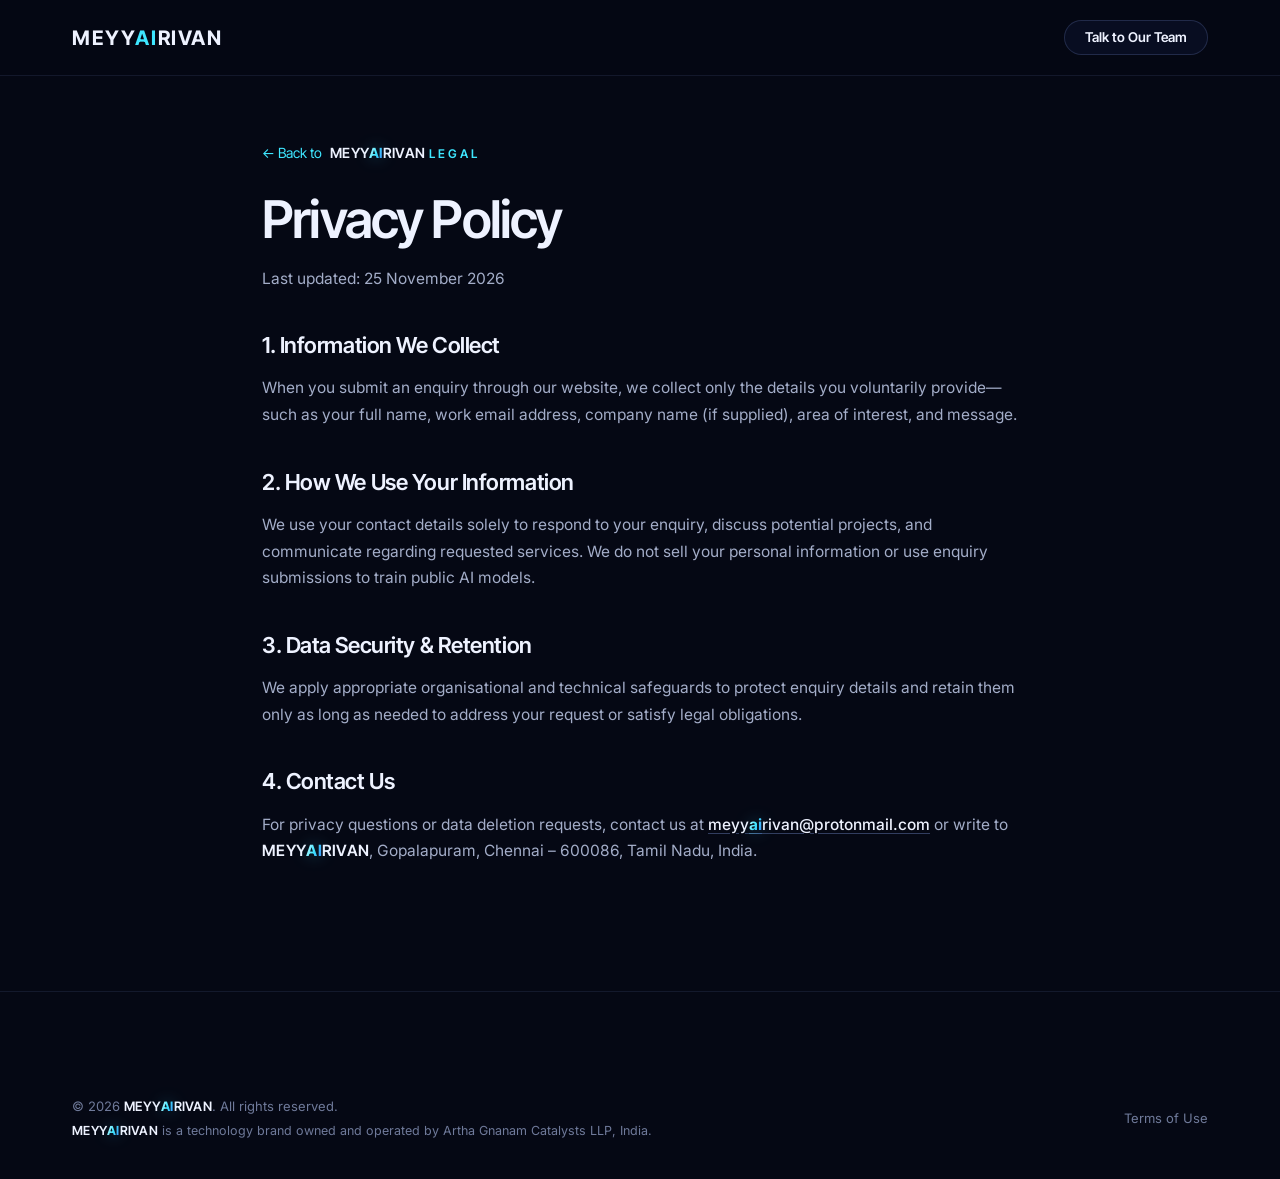
<file: privacy.html>
<!DOCTYPE html>
<html lang="en">
<head>
  <meta charset="UTF-8" />
  <meta name="viewport" content="width=device-width, initial-scale=1.0" />
  <title>Privacy Policy | MEYYAIRIVAN</title>
  <meta name="theme-color" content="#050814" />
  <link rel="icon" type="image/svg+xml" href="favicon.svg" />
  <link rel="canonical" href="https://www.meyyairivan.com/privacy.html" />
  <meta name="description" content="How MEYYAIRIVAN collects, uses and protects your information." />
  <meta property="og:type" content="website" />
  <meta property="og:site_name" content="MEYYAIRIVAN" />
  <meta property="og:url" content="https://www.meyyairivan.com/privacy.html" />
  <meta property="og:title" content="Privacy Policy | MEYYAIRIVAN" />
  <meta property="og:description" content="How MEYYAIRIVAN collects, uses and protects your information." />
  <meta property="og:image" content="https://www.meyyairivan.com/assets/img/og-image.png" />
  <meta property="og:image:secure_url" content="https://www.meyyairivan.com/assets/img/og-image.png" />
  <meta property="og:image:type" content="image/png" />
  <meta property="og:image:width" content="1200" />
  <meta property="og:image:height" content="630" />
  <meta property="og:image:alt" content="MEYYAIRIVAN — Intelligence that works for you." />
  <meta name="twitter:card" content="summary_large_image" />
  <meta name="twitter:image" content="https://www.meyyairivan.com/assets/img/og-image.png" />
  <link rel="preconnect" href="https://fonts.googleapis.com" />
  <link rel="preconnect" href="https://fonts.gstatic.com" crossorigin />
  <link href="https://fonts.googleapis.com/css2?family=Inter+Tight:wght@400;500;600;700&family=Inter:wght@400;500&display=swap" rel="stylesheet" />
  <link rel="stylesheet" href="assets/css/styles.css" />
</head>
<body>
  <header class="header is-scrolled">
    <div class="container header-inner">
      <a class="brand" href="index.html" aria-label="MEYYARIVAN — Home">
        <span style="font-family:var(--font-display);font-weight:700;font-size:20px;letter-spacing:0.08em;">MEYY<span style="color:var(--cyan);">AI</span>RIVAN</span>
      </a>
      <a class="btn btn-ghost btn-sm" href="index.html#contact">Talk to Our Team</a>
    </div>
  </header>

  <main class="legal-main">
    <div class="container legal">
      <a class="back-link" href="index.html">← Back to <span class="brand-name">MEYY<span class="brand-ai">AI</span>RIVAN</span></a>
      <span class="kicker">Legal</span>
      <h1>Privacy Policy</h1>
      <p class="legal-meta">Last updated: 25 November 2026</p>

      <h2>1. Information We Collect</h2>
      <p>When you submit an enquiry through our website, we collect only the details you voluntarily provide—such as your full name, work email address, company name (if supplied), area of interest, and message.</p>

      <h2>2. How We Use Your Information</h2>
      <p>We use your contact details solely to respond to your enquiry, discuss potential projects, and communicate regarding requested services. We do not sell your personal information or use enquiry submissions to train public AI models.</p>

      <h2>3. Data Security &amp; Retention</h2>
      <p>We apply appropriate organisational and technical safeguards to protect enquiry details and retain them only as long as needed to address your request or satisfy legal obligations.</p>

      <h2>4. Contact Us</h2>
      <p>For privacy questions or data deletion requests, contact us at <a class="email-link" href="mailto:meyyairivan@protonmail.com">meyy<span class="brand-ai">ai</span>rivan@protonmail.com</a> or write to <span class="brand-name">MEYY<span class="brand-ai">AI</span>RIVAN</span>, Gopalapuram, Chennai – 600086, Tamil Nadu, India.</p>
    </div>
  </main>

  <footer class="footer">
    <div class="container footer-bottom">
      <div>
        <div>© 2026 <span class="brand-name">MEYY<span class="brand-ai">AI</span>RIVAN</span>. All rights reserved.</div>
        <div style="margin-top: 4px; font-size: 12.5px;"><span class="brand-name">MEYY<span class="brand-ai">AI</span>RIVAN</span> is a technology brand owned and operated by Artha Gnanam Catalysts LLP, India.</div>
      </div>
      <span><a href="terms.html">Terms of Use</a></span>
    </div>
  </footer>
</body>
</html>
</file>
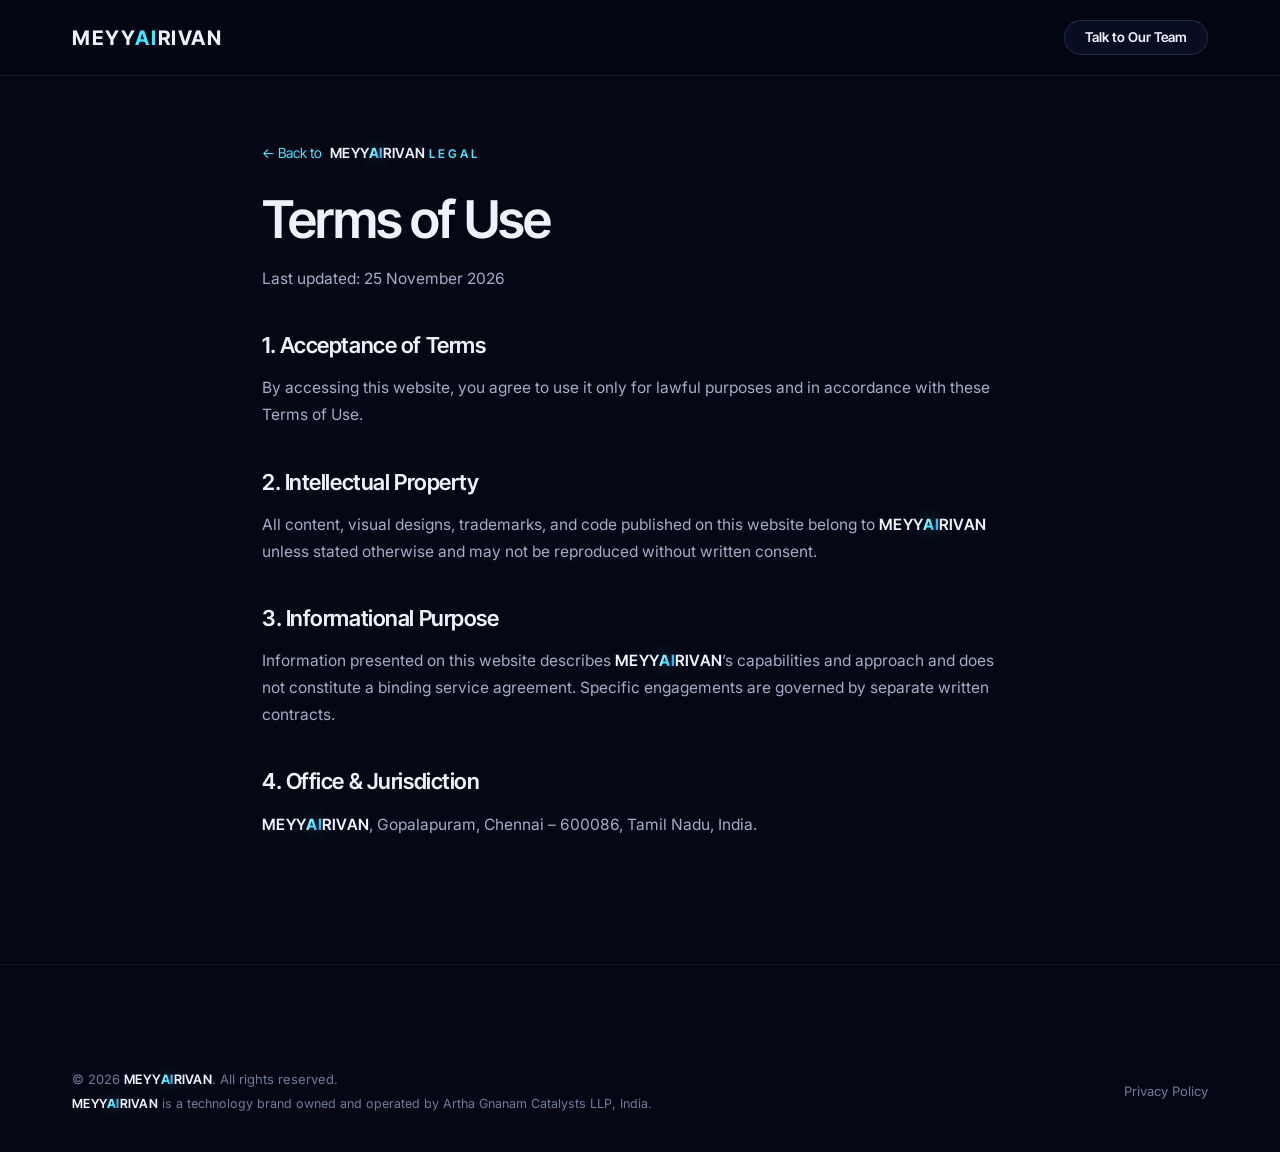
<file: terms.html>
<!DOCTYPE html>
<html lang="en">
<head>
  <meta charset="UTF-8" />
  <meta name="viewport" content="width=device-width, initial-scale=1.0" />
  <title>Terms of Use | MEYYAIRIVAN</title>
  <meta name="theme-color" content="#050814" />
  <link rel="icon" type="image/svg+xml" href="favicon.svg" />
  <link rel="canonical" href="https://www.meyyairivan.com/terms.html" />
  <meta name="description" content="The terms that apply when you use the MEYYAIRIVAN website." />
  <meta property="og:type" content="website" />
  <meta property="og:site_name" content="MEYYAIRIVAN" />
  <meta property="og:url" content="https://www.meyyairivan.com/terms.html" />
  <meta property="og:title" content="Terms of Use | MEYYAIRIVAN" />
  <meta property="og:description" content="The terms that apply when you use the MEYYAIRIVAN website." />
  <meta property="og:image" content="https://www.meyyairivan.com/assets/img/og-image.png" />
  <meta property="og:image:secure_url" content="https://www.meyyairivan.com/assets/img/og-image.png" />
  <meta property="og:image:type" content="image/png" />
  <meta property="og:image:width" content="1200" />
  <meta property="og:image:height" content="630" />
  <meta property="og:image:alt" content="MEYYAIRIVAN — Intelligence that works for you." />
  <meta name="twitter:card" content="summary_large_image" />
  <meta name="twitter:image" content="https://www.meyyairivan.com/assets/img/og-image.png" />
  <link rel="preconnect" href="https://fonts.googleapis.com" />
  <link rel="preconnect" href="https://fonts.gstatic.com" crossorigin />
  <link href="https://fonts.googleapis.com/css2?family=Inter+Tight:wght@400;500;600;700&family=Inter:wght@400;500&display=swap" rel="stylesheet" />
  <link rel="stylesheet" href="assets/css/styles.css" />
</head>
<body>
  <header class="header is-scrolled">
    <div class="container header-inner">
      <a class="brand" href="index.html" aria-label="MEYYARIVAN — Home">
        <span style="font-family:var(--font-display);font-weight:700;font-size:20px;letter-spacing:0.08em;">MEYY<span style="color:var(--cyan);">AI</span>RIVAN</span>
      </a>
      <a class="btn btn-ghost btn-sm" href="index.html#contact">Talk to Our Team</a>
    </div>
  </header>

  <main class="legal-main">
    <div class="container legal">
      <a class="back-link" href="index.html">← Back to <span class="brand-name">MEYY<span class="brand-ai">AI</span>RIVAN</span></a>
      <span class="kicker">Legal</span>
      <h1>Terms of Use</h1>
      <p class="legal-meta">Last updated: 25 November 2026</p>

      <h2>1. Acceptance of Terms</h2>
      <p>By accessing this website, you agree to use it only for lawful purposes and in accordance with these Terms of Use.</p>

      <h2>2. Intellectual Property</h2>
      <p>All content, visual designs, trademarks, and code published on this website belong to <span class="brand-name">MEYY<span class="brand-ai">AI</span>RIVAN</span> unless stated otherwise and may not be reproduced without written consent.</p>

      <h2>3. Informational Purpose</h2>
      <p>Information presented on this website describes <span class="brand-name">MEYY<span class="brand-ai">AI</span>RIVAN</span>’s capabilities and approach and does not constitute a binding service agreement. Specific engagements are governed by separate written contracts.</p>

      <h2>4. Office &amp; Jurisdiction</h2>
      <p><span class="brand-name">MEYY<span class="brand-ai">AI</span>RIVAN</span>, Gopalapuram, Chennai – 600086, Tamil Nadu, India.</p>
    </div>
  </main>

  <footer class="footer">
    <div class="container footer-bottom">
      <div>
        <div>© 2026 <span class="brand-name">MEYY<span class="brand-ai">AI</span>RIVAN</span>. All rights reserved.</div>
        <div style="margin-top: 4px; font-size: 12.5px;"><span class="brand-name">MEYY<span class="brand-ai">AI</span>RIVAN</span> is a technology brand owned and operated by Artha Gnanam Catalysts LLP, India.</div>
      </div>
      <span><a href="privacy.html">Privacy Policy</a></span>
    </div>
  </footer>
</body>
</html>
</file>
<file: assets/css/styles.css>
/* ==========================================================================
   MEYYARIVAN — Pure Custom CSS (Zero Frameworks / Zero Framer)
   Dark Luxury Editorial Design System
   ========================================================================== */

:root {
  --bg: #050814;
  --bg-2: #0a1024;
  --bg-3: #0d1430;
  --surface: rgba(13, 20, 48, 0.55);
  --line: rgba(148, 178, 255, 0.10);
  --line-strong: rgba(148, 178, 255, 0.18);
  --text: #eef2ff;
  --text-2: #a3adc8;
  --text-3: #6f7a9a;
  --cyan: #3ee6ff;
  --blue: #3b82f6;
  --danger: #ff8a9b;
  --success: #5ef2c4;
  --font-display: 'Inter Tight', -apple-system, BlinkMacSystemFont, 'Segoe UI', sans-serif;
  --font-body: 'Inter', -apple-system, BlinkMacSystemFont, 'Segoe UI', sans-serif;
  --container: 1200px;
  --header-h: 76px;
  --ease: cubic-bezier(0.22, 1, 0.36, 1);
}

*, *::before, *::after {
  box-sizing: border-box;
}

html {
  scroll-behavior: smooth;
  background: var(--bg);
  color: var(--text);
  font-family: var(--font-body);
  font-size: 16px;
  line-height: 1.6;
  -webkit-font-smoothing: antialiased;
  -moz-osx-font-smoothing: grayscale;
}

body {
  margin: 0;
  background: var(--bg);
  color: var(--text);
  overflow-x: hidden;
}

img, svg {
  display: block;
  max-width: 100%;
}

a {
  color: inherit;
  text-decoration: none;
}

button, input, select, textarea {
  font: inherit;
  color: inherit;
}

h1, h2, h3, h4 {
  font-family: var(--font-display);
  margin: 0;
  color: var(--text);
  font-weight: 600;
}

p {
  margin: 0;
}

/* Accessibility skip link */
.skip-link {
  position: fixed;
  top: -100px;
  left: 16px;
  z-index: 200;
  padding: 10px 18px;
  border-radius: 999px;
  background: #ffffff;
  color: #050814;
  font-family: var(--font-display);
  font-weight: 600;
  font-size: 14px;
  transition: top 0.2s ease;
}
.skip-link:focus {
  top: 16px;
}

:focus-visible {
  outline: 2px solid var(--cyan);
  outline-offset: 3px;
}

/* Container */
.container {
  width: 100%;
  max-width: var(--container);
  margin: 0 auto;
  padding: 0 32px;
}

/* Shared Typography Utilities */
.kicker {
  display: inline-block;
  font-family: var(--font-display);
  font-size: 12px;
  font-weight: 600;
  letter-spacing: 0.24em;
  text-transform: uppercase;
  color: var(--cyan);
  margin-bottom: 18px;
}

.gradient-text {
  background: linear-gradient(100deg, #ffffff 0%, #bff6ff 35%, var(--cyan) 65%, var(--blue) 100%);
  -webkit-background-clip: text;
  background-clip: text;
  color: transparent;
}

/* Signature MEYY[AI]RIVAN Highlight */
.brand-name {
  font-family: var(--font-display);
  font-weight: 600;
  letter-spacing: 0.02em;
  color: var(--text);
}

.brand-ai {
  background: linear-gradient(110deg, #e0fcff 0%, var(--cyan) 50%, var(--blue) 100%);
  -webkit-background-clip: text;
  background-clip: text;
  color: transparent;
  font-weight: 700;
  filter: drop-shadow(0 0 8px rgba(62, 230, 255, 0.35));
}

.email-link {
  color: var(--text);
  font-weight: 500;
  text-decoration: underline;
  text-decoration-color: rgba(148, 178, 255, 0.32);
  text-underline-offset: 3px;
  transition: text-decoration-color 0.2s ease, opacity 0.2s ease;
}

.email-link:hover {
  text-decoration-color: var(--cyan);
}

.section {
  position: relative;
  padding: 128px 0;
  background: var(--bg);
}

.section-alt {
  background: var(--bg-2);
  border-top: 1px solid var(--line);
  border-bottom: 1px solid var(--line);
}

.section-head {
  display: grid;
  grid-template-columns: minmax(0, 1.15fr) minmax(0, 0.85fr);
  gap: 48px;
  align-items: end;
  margin-bottom: 64px;
}

.section-head h2 {
  font-size: clamp(32px, 4.2vw, 52px);
  line-height: 1.05;
  letter-spacing: -0.035em;
}

.section-intro {
  color: var(--text-2);
  font-size: 16px;
  line-height: 1.65;
  max-width: 460px;
  justify-self: end;
}

/* Buttons */
.btn {
  display: inline-flex;
  align-items: center;
  justify-content: center;
  gap: 10px;
  font-family: var(--font-display);
  font-weight: 600;
  font-size: 15px;
  line-height: 1;
  padding: 15px 26px;
  border-radius: 999px;
  border: 1px solid transparent;
  cursor: pointer;
  transition: transform 0.25s var(--ease), box-shadow 0.25s var(--ease), background 0.25s var(--ease), border-color 0.25s var(--ease), color 0.25s var(--ease);
  white-space: nowrap;
}

.btn svg {
  transition: transform 0.25s var(--ease);
}

.btn-primary {
  background: #ffffff;
  color: #050814;
}

.btn-primary:hover {
  transform: translateY(-1px);
  box-shadow: 0 12px 32px -6px rgba(62, 230, 255, 0.42), 0 0 0 1px rgba(255, 255, 255, 0.4);
}

.btn-primary:hover svg {
  transform: translateX(3px);
}

.btn-ghost {
  background: rgba(13, 20, 48, 0.5);
  color: var(--text);
  border-color: var(--line-strong);
}

.btn-ghost:hover {
  background: rgba(20, 32, 72, 0.8);
  border-color: rgba(62, 230, 255, 0.45);
  transform: translateY(-1px);
}

.btn-sm {
  font-size: 13.5px;
  padding: 10px 20px;
}

/* ==========================================================================
   HEADER & NAVIGATION
   ========================================================================== */
.header {
  position: fixed;
  top: 0;
  left: 0;
  right: 0;
  z-index: 100;
  height: var(--header-h);
  display: flex;
  align-items: center;
  border-bottom: 1px solid transparent;
  transition: background 0.3s ease, border-color 0.3s ease, backdrop-filter 0.3s ease;
}

.header.is-scrolled {
  background: rgba(5, 8, 20, 0.82);
  backdrop-filter: blur(16px);
  -webkit-backdrop-filter: blur(16px);
  border-bottom-color: var(--line);
}

.header-inner {
  display: flex;
  align-items: center;
  justify-content: space-between;
  gap: 24px;
}

.brand {
  display: inline-flex;
  align-items: center;
  flex-shrink: 0;
  transition: opacity 0.2s ease;
}
.brand:hover {
  opacity: 0.92;
}

.brand-wordmark {
  height: 36px;
  width: auto;
}

.nav {
  display: flex;
  align-items: center;
  gap: 34px;
}

.nav a {
  position: relative;
  font-size: 14px;
  font-weight: 500;
  color: var(--text-2);
  padding: 8px 2px;
  transition: color 0.2s ease;
}

.nav a:hover,
.nav a[aria-current="true"] {
  color: var(--text);
}

.nav a[aria-current="true"]::after {
  content: "";
  position: absolute;
  left: 50%;
  bottom: -2px;
  width: 4px;
  height: 4px;
  border-radius: 50%;
  background: var(--cyan);
  transform: translateX(-50%);
  box-shadow: 0 0 10px var(--cyan), 0 0 4px #fff;
}

.header-actions {
  display: flex;
  align-items: center;
  gap: 12px;
}

.menu-toggle {
  display: none;
  width: 42px;
  height: 42px;
  border-radius: 12px;
  border: 1px solid var(--line-strong);
  background: rgba(13, 20, 48, 0.6);
  align-items: center;
  justify-content: center;
  flex-direction: column;
  gap: 5px;
  cursor: pointer;
  padding: 0;
}

.menu-toggle span {
  width: 18px;
  height: 1.6px;
  background: var(--text);
  border-radius: 2px;
  transition: transform 0.25s var(--ease), opacity 0.2s ease;
}

.menu-toggle[aria-expanded="true"] span:nth-child(1) {
  transform: translateY(3.3px) rotate(45deg);
}
.menu-toggle[aria-expanded="true"] span:nth-child(2) {
  transform: translateY(-3.3px) rotate(-45deg);
}

/* Mobile Nav Drawer */
.mobile-nav {
  position: fixed;
  top: var(--header-h);
  left: 0;
  right: 0;
  z-index: 95;
  background: rgba(5, 8, 20, 0.96);
  backdrop-filter: blur(20px);
  -webkit-backdrop-filter: blur(20px);
  border-bottom: 1px solid var(--line-strong);
  padding: 20px 24px 28px;
  display: flex;
  flex-direction: column;
  gap: 6px;
  transform: translateY(-16px);
  opacity: 0;
  pointer-events: none;
  transition: opacity 0.25s var(--ease), transform 0.25s var(--ease);
}

.mobile-nav.open {
  opacity: 1;
  transform: translateY(0);
  pointer-events: auto;
}

.mobile-nav a.mobile-link {
  font-family: var(--font-display);
  font-size: 18px;
  font-weight: 500;
  color: var(--text-2);
  padding: 12px 4px;
  border-bottom: 1px solid var(--line);
  transition: color 0.2s ease;
}

.mobile-nav a.mobile-link:hover {
  color: var(--text);
}

.mobile-nav .btn-primary {
  margin-top: 16px;
  width: 100%;
}

/* ==========================================================================
   SECTION 1 — HERO
   ========================================================================== */
.hero {
  position: relative;
  min-height: 100vh;
  padding-top: calc(var(--header-h) + 74px);
  padding-bottom: 0;
  display: flex;
  flex-direction: column;
  justify-content: space-between;
  align-items: center;
  text-align: center;
  overflow: hidden;
  background: var(--bg);
}

.hero-bg {
  position: absolute;
  inset: 0;
  pointer-events: none;
  z-index: 0;
}

.hero-grid {
  position: absolute;
  inset: 0;
  background-image:
    linear-gradient(to right, var(--line) 1px, transparent 1px),
    linear-gradient(to bottom, var(--line) 1px, transparent 1px);
  background-size: 72px 72px;
  mask-image: radial-gradient(ellipse 68% 58% at 50% 34%, #000 0%, rgba(0, 0, 0, 0.45) 48%, transparent 82%);
  -webkit-mask-image: radial-gradient(ellipse 68% 58% at 50% 34%, #000 0%, rgba(0, 0, 0, 0.45) 48%, transparent 82%);
}

.hero-glow {
  position: absolute;
  top: -220px;
  left: 50%;
  transform: translateX(-50%);
  width: 1100px;
  height: 700px;
  border-radius: 50%;
  background: radial-gradient(ellipse at center, rgba(59, 130, 246, 0.22) 0%, rgba(62, 230, 255, 0.09) 35%, transparent 70%);
  filter: blur(40px);
}

.hero-inner {
  position: relative;
  z-index: 2;
  max-width: 920px;
  display: flex;
  flex-direction: column;
  align-items: center;
}

.eyebrow {
  display: inline-flex;
  align-items: center;
  gap: 10px;
  padding: 8px 18px;
  border-radius: 999px;
  background: rgba(13, 20, 48, 0.65);
  border: 1px solid var(--line-strong);
  font-size: 13px;
  font-weight: 500;
  color: var(--text-2);
  margin-bottom: 34px;
  box-shadow: inset 0 1px 0 rgba(255, 255, 255, 0.05);
}

.eyebrow .dot {
  width: 7px;
  height: 7px;
  border-radius: 50%;
  background: var(--cyan);
  box-shadow: 0 0 10px var(--cyan), 0 0 20px rgba(62, 230, 255, 0.6);
  animation: pulse-dot 2.8s ease-in-out infinite;
}

.eyebrow strong {
  color: var(--text);
  font-weight: 500;
}

.eyebrow .sep {
  color: var(--text-3);
}

.hero h1 {
  font-size: clamp(44px, 8vw, 104px);
  line-height: 0.98;
  letter-spacing: -0.045em;
  font-weight: 600;
  margin-bottom: 28px;
}

.lede {
  font-size: clamp(16px, 1.55vw, 19px);
  line-height: 1.62;
  color: var(--text-2);
  max-width: 600px;
  margin-bottom: 40px;
}

.hero-actions {
  display: flex;
  align-items: center;
  justify-content: center;
  gap: 14px;
  flex-wrap: wrap;
}

/* Orbital Horizon */
.orbit-wrap {
  position: relative;
  width: 100%;
  height: 290px;
  margin-top: 44px;
  display: flex;
  align-items: flex-end;
  justify-content: center;
  overflow: hidden;
  z-index: 1;
}

.horizon {
  position: absolute;
  bottom: -755px;
  left: 50%;
  transform: translateX(-50%);
  width: 1500px;
  height: 900px;
  border-radius: 50%;
  background: radial-gradient(ellipse at 50% 8%, rgba(59, 130, 246, 0.22) 0%, rgba(10, 16, 36, 0.92) 32%, var(--bg) 62%);
  border-top: 1px solid rgba(62, 230, 255, 0.55);
  box-shadow:
    0 -24px 90px -10px rgba(62, 230, 255, 0.24),
    0 -6px 36px -4px rgba(59, 130, 246, 0.35),
    inset 0 18px 60px -20px rgba(62, 230, 255, 0.2);
}

.orbit {
  position: absolute;
  bottom: -440px;
  left: 50%;
  transform: translateX(-50%);
  width: 720px;
  height: 720px;
  pointer-events: none;
  opacity: 0.92;
}

.orbit-ring-cw {
  transform-origin: 360px 360px;
  animation: spin-cw 140s linear infinite;
}

.orbit-ring-ccw {
  transform-origin: 360px 360px;
  animation: spin-ccw 200s linear infinite;
}

.orbit-node-pulse {
  animation: pulse-node 3.4s ease-in-out infinite;
}

.hero-signature {
  position: relative;
  z-index: 3;
  padding-bottom: 34px;
  display: flex;
  align-items: center;
  justify-content: center;
  flex-wrap: wrap;
  gap: 14px;
  font-size: 13px;
  letter-spacing: 0.02em;
  color: var(--text-3);
}

.hero-signature .sig-dot {
  color: rgba(62, 230, 255, 0.5);
}

@keyframes spin-cw {
  from { transform: rotate(0deg); }
  to { transform: rotate(360deg); }
}

@keyframes spin-ccw {
  from { transform: rotate(360deg); }
  to { transform: rotate(0deg); }
}

@keyframes pulse-dot {
  0%, 100% { opacity: 1; transform: scale(1); }
  50% { opacity: 0.65; transform: scale(0.88); }
}

@keyframes pulse-node {
  0%, 100% { opacity: 0.95; }
  50% { opacity: 0.35; }
}

/* ==========================================================================
   SECTION 2 — OUR PRINCIPLES (PILLARS)
   ========================================================================== */
.pillars {
  background: var(--bg-2);
  border-top: 1px solid var(--line);
  border-bottom: 1px solid var(--line);
}

.cards {
  display: grid;
  grid-template-columns: repeat(3, 1fr);
  border: 1px solid var(--line);
  border-radius: 24px;
  overflow: hidden;
  background: rgba(5, 8, 20, 0.42);
}

.card {
  position: relative;
  padding: 40px 36px 44px;
  display: flex;
  flex-direction: column;
  transition: background 0.35s var(--ease);
}

.card + .card {
  border-left: 1px solid var(--line);
}

.card::before {
  content: "";
  position: absolute;
  top: 0;
  left: 0;
  right: 0;
  height: 1px;
  background: linear-gradient(90deg, transparent 0%, var(--cyan) 50%, transparent 100%);
  opacity: 0;
  transition: opacity 0.35s var(--ease);
}

.card:hover {
  background: rgba(13, 20, 48, 0.55);
}

.card:hover::before {
  opacity: 1;
}

.card-top {
  display: flex;
  align-items: center;
  justify-content: space-between;
  margin-bottom: 64px;
}

.icon-box {
  width: 44px;
  height: 44px;
  border-radius: 12px;
  border: 1px solid var(--line-strong);
  background: rgba(13, 20, 48, 0.65);
  display: inline-flex;
  align-items: center;
  justify-content: center;
  color: var(--cyan);
  transition: border-color 0.25s ease, box-shadow 0.25s ease;
}

.card:hover .icon-box,
.sol-card:hover .icon-box {
  border-color: rgba(62, 230, 255, 0.42);
  box-shadow: 0 0 24px -6px rgba(62, 230, 255, 0.35);
}

.num {
  font-family: var(--font-display);
  font-size: 13px;
  font-weight: 500;
  color: var(--text-3);
  letter-spacing: 0.06em;
}

.card-label {
  font-family: var(--font-display);
  font-size: 11.5px;
  font-weight: 600;
  letter-spacing: 0.22em;
  text-transform: uppercase;
  color: var(--text-3);
  margin-bottom: 12px;
}

.card h3 {
  font-size: 22px;
  line-height: 1.22;
  letter-spacing: -0.02em;
  margin-bottom: 14px;
}

.card p {
  font-size: 14.5px;
  line-height: 1.65;
  color: var(--text-2);
}

/* ==========================================================================
   SECTION 3 — SOLUTIONS
   ========================================================================== */
.solutions-primary {
  display: grid;
  grid-template-columns: repeat(3, 1fr);
  gap: 20px;
  margin-bottom: 72px;
}

.sol-card {
  position: relative;
  border-radius: 22px;
  border: 1px solid var(--line);
  background: linear-gradient(180deg, rgba(13, 20, 48, 0.65) 0%, rgba(7, 11, 26, 0.85) 100%);
  padding: 32px 30px 36px;
  overflow: hidden;
  display: flex;
  flex-direction: column;
  min-height: 370px;
  transition: transform 0.35s var(--ease), border-color 0.35s var(--ease), box-shadow 0.35s var(--ease);
}

.sol-card::before {
  content: "";
  position: absolute;
  top: 0;
  left: 0;
  right: 0;
  height: 1px;
  background: linear-gradient(90deg, transparent 0%, var(--cyan) 50%, transparent 100%);
  opacity: 0;
  transition: opacity 0.35s var(--ease);
}

.sol-card::after {
  content: "";
  position: absolute;
  top: -80px;
  right: -80px;
  width: 240px;
  height: 240px;
  border-radius: 50%;
  background: radial-gradient(circle, rgba(59, 130, 246, 0.16) 0%, rgba(62, 230, 255, 0.04) 45%, transparent 70%);
  transition: transform 0.45s var(--ease), opacity 0.45s var(--ease);
  pointer-events: none;
}

.sol-card:hover {
  transform: translateY(-3px);
  border-color: var(--line-strong);
  box-shadow: 0 24px 56px -24px rgba(0, 0, 0, 0.75);
}

.sol-card:hover::before {
  opacity: 1;
}

.sol-card:hover::after {
  transform: scale(1.22);
}

.sol-card-top {
  position: relative;
  z-index: 1;
  display: flex;
  align-items: center;
  justify-content: space-between;
  margin-bottom: auto;
  padding-bottom: 52px;
}

.core-tag {
  font-family: var(--font-display);
  font-size: 11px;
  font-weight: 600;
  letter-spacing: 0.18em;
  text-transform: uppercase;
  color: var(--cyan);
  padding: 6px 14px;
  border-radius: 999px;
  border: 1px solid rgba(62, 230, 255, 0.22);
  background: rgba(62, 230, 255, 0.05);
}

.sol-card-body {
  position: relative;
  z-index: 1;
}

.sol-card .num {
  display: block;
  margin-bottom: 10px;
}

.sol-card h3 {
  font-size: 24px;
  line-height: 1.18;
  letter-spacing: -0.025em;
  margin-bottom: 14px;
}

.sol-card p {
  font-size: 14.5px;
  line-height: 1.65;
  color: var(--text-2);
}

/* Supporting Services */
.solutions-secondary-head {
  display: flex;
  align-items: center;
  gap: 20px;
  margin-bottom: 16px;
}

.solutions-secondary-head span {
  font-family: var(--font-display);
  font-size: 11.5px;
  font-weight: 600;
  letter-spacing: 0.22em;
  text-transform: uppercase;
  color: var(--text-3);
  white-space: nowrap;
}

.solutions-secondary-head::after {
  content: "";
  flex: 1;
  height: 1px;
  background: var(--line);
}

.sol-rows {
  display: flex;
  flex-direction: column;
}

.sol-row {
  display: grid;
  grid-template-columns: 56px minmax(220px, 0.9fr) minmax(0, 1.35fr) 44px;
  align-items: center;
  gap: 24px;
  padding: 28px 8px;
  border-bottom: 1px solid var(--line);
  border-radius: 12px;
  transition: background 0.28s var(--ease), padding 0.28s var(--ease);
}

.sol-row:hover {
  background: rgba(13, 20, 48, 0.45);
  padding-left: 16px;
  padding-right: 16px;
}

.sol-row h3 {
  font-size: 19px;
  letter-spacing: -0.02em;
}

.sol-row p {
  font-size: 14.5px;
  line-height: 1.62;
  color: var(--text-2);
}

.icon-box-sm {
  width: 40px;
  height: 40px;
  border-radius: 10px;
  border: 1px solid var(--line-strong);
  background: rgba(13, 20, 48, 0.65);
  display: inline-flex;
  align-items: center;
  justify-content: center;
  color: var(--cyan);
}

/* ==========================================================================
   SECTION 4 — PRIVACY-FIRST DIFFERENCE
   ========================================================================== */
.privacy-grid {
  display: grid;
  grid-template-columns: minmax(0, 1fr) minmax(0, 0.95fr);
  gap: 64px;
  align-items: center;
  margin-bottom: 92px;
}

.privacy-copy h2 {
  font-size: clamp(36px, 4.6vw, 56px);
  line-height: 1.03;
  letter-spacing: -0.04em;
  margin-bottom: 26px;
}

.privacy-copy p {
  font-size: 16px;
  line-height: 1.7;
  color: var(--text-2);
  margin-bottom: 18px;
  max-width: 520px;
}

.privacy-copy p:last-child {
  margin-bottom: 0;
}

/* Deployment Options Panel */
.deploy-panel {
  border-radius: 22px;
  border: 1px solid var(--line-strong);
  background: linear-gradient(180deg, rgba(13, 20, 48, 0.85) 0%, rgba(8, 13, 30, 0.92) 100%);
  box-shadow: 0 32px 90px -24px rgba(34, 88, 224, 0.35), 0 0 0 1px rgba(62, 230, 255, 0.05);
  overflow: hidden;
}

.deploy-head {
  display: flex;
  align-items: center;
  justify-content: space-between;
  padding: 18px 24px;
  border-bottom: 1px solid var(--line);
  background: rgba(255, 255, 255, 0.015);
}

.deploy-head span {
  font-family: var(--font-display);
  font-size: 12px;
  font-weight: 600;
  letter-spacing: 0.16em;
  text-transform: uppercase;
  color: var(--text-3);
}

.window-dots {
  display: flex;
  gap: 7px;
}

.window-dots i {
  width: 8px;
  height: 8px;
  border-radius: 50%;
  background: rgba(148, 178, 255, 0.2);
  display: block;
}

.deploy-list {
  list-style: none;
  margin: 0;
  padding: 0;
}

.deploy-list li {
  display: grid;
  grid-template-columns: 38px minmax(0, 1fr) auto;
  align-items: center;
  gap: 16px;
  padding: 20px 24px;
  border-bottom: 1px solid var(--line);
  transition: background 0.25s ease;
}

.deploy-list li:hover {
  background: rgba(62, 230, 255, 0.04);
}

.deploy-icon {
  width: 38px;
  height: 38px;
  border-radius: 10px;
  border: 1px solid var(--line-strong);
  background: rgba(5, 8, 20, 0.65);
  display: flex;
  align-items: center;
  justify-content: center;
  color: var(--text-2);
  transition: color 0.25s ease, border-color 0.25s ease;
}

.deploy-list li:hover .deploy-icon {
  color: var(--cyan);
  border-color: rgba(62, 230, 255, 0.35);
}

.deploy-list strong {
  display: block;
  font-family: var(--font-display);
  font-size: 15.5px;
  font-weight: 600;
  color: var(--text);
  margin-bottom: 2px;
}

.deploy-list small {
  display: block;
  font-size: 13px;
  color: var(--text-3);
}

.meter {
  display: inline-flex;
  align-items: center;
  gap: 4px;
}

.meter span {
  width: 3.5px;
  height: 15px;
  border-radius: 2px;
  background: rgba(148, 178, 255, 0.16);
}

.meter span.on {
  background: linear-gradient(180deg, #bff6ff 0%, var(--cyan) 55%, var(--blue) 100%);
  box-shadow: 0 0 10px rgba(62, 230, 255, 0.55);
}

.deploy-foot {
  padding: 16px 24px;
  font-size: 12.5px;
  line-height: 1.5;
  color: var(--text-3);
  background: rgba(5, 8, 20, 0.35);
}

/* 3-Column Principles Row */
.principles {
  display: grid;
  grid-template-columns: repeat(3, 1fr);
  gap: 36px;
  margin-bottom: 108px;
}

.principle {
  position: relative;
  padding-top: 26px;
  border-top: 1px solid var(--line);
}

.principle::before {
  content: "";
  position: absolute;
  top: -1px;
  left: 0;
  width: 44px;
  height: 2px;
  background: linear-gradient(90deg, var(--cyan), transparent);
  box-shadow: 0 0 12px rgba(62, 230, 255, 0.55);
}

.principle h3 {
  font-size: 19px;
  letter-spacing: -0.02em;
  margin-bottom: 10px;
}

.principle p {
  font-size: 14.5px;
  line-height: 1.65;
  color: var(--text-2);
}

/* Centered 3-Line Statement */
.statement {
  text-align: center;
  font-family: var(--font-display);
  font-size: clamp(32px, 5vw, 60px);
  font-weight: 600;
  line-height: 1.12;
  letter-spacing: -0.04em;
  display: flex;
  flex-direction: column;
  gap: 6px;
}

.statement span:nth-child(1) { color: var(--text); }
.statement span:nth-child(2) { color: var(--text-2); }
.statement span:nth-child(3) { color: var(--text-3); }

/* ==========================================================================
   SECTION 5 — OUR APPROACH (4-STEP TIMELINE)
   ========================================================================== */
.steps {
  position: relative;
  display: grid;
  grid-template-columns: repeat(4, 1fr);
  gap: 32px;
  margin-top: 16px;
}

.steps::before {
  content: "";
  position: absolute;
  top: 24px;
  left: 24px;
  right: 120px;
  height: 1px;
  background: linear-gradient(90deg, rgba(62, 230, 255, 0.7) 0%, rgba(148, 178, 255, 0.22) 38%, rgba(148, 178, 255, 0.08) 100%);
  z-index: 0;
}

.step {
  position: relative;
  z-index: 1;
}

.step-node {
  width: 48px;
  height: 48px;
  border-radius: 50%;
  background: var(--bg);
  border: 1px solid var(--line-strong);
  display: flex;
  align-items: center;
  justify-content: center;
  font-family: var(--font-display);
  font-size: 13px;
  font-weight: 600;
  color: var(--text-2);
  margin-bottom: 28px;
  transition: border-color 0.3s var(--ease), color 0.3s var(--ease), box-shadow 0.3s var(--ease), transform 0.3s var(--ease);
}

.step:first-child .step-node,
.step:hover .step-node {
  border-color: rgba(62, 230, 255, 0.7);
  color: var(--text);
  box-shadow: 0 0 28px -2px rgba(62, 230, 255, 0.45), inset 0 0 14px rgba(62, 230, 255, 0.14);
}

.step:hover .step-node {
  transform: scale(1.06);
}

.step h3 {
  font-size: 20px;
  letter-spacing: -0.02em;
  margin-bottom: 10px;
}

.step p {
  font-size: 14.5px;
  line-height: 1.65;
  color: var(--text-2);
}

/* ==========================================================================
   SECTION 6 — ABOUT MEYYARIVAN
   ========================================================================== */
.about-top {
  display: grid;
  grid-template-columns: minmax(0, 0.95fr) minmax(0, 1.05fr);
  gap: 64px;
  align-items: start;
  margin-bottom: 80px;
}

.about-left h2 {
  font-size: clamp(36px, 4.6vw, 56px);
  line-height: 1.03;
  letter-spacing: -0.04em;
  margin-bottom: 34px;
}

/* Brand Emblem Showcase Card */
.about-logo {
  margin: 0;
  border-radius: 20px;
  border: 1px solid var(--line-strong);
  background: radial-gradient(ellipse 75% 65% at 50% 42%, rgba(28, 66, 150, 0.34) 0%, #060b1d 55%, #030612 100%);
  padding: 40px 28px 36px;
  display: flex;
  flex-direction: column;
  align-items: center;
  justify-content: center;
  box-shadow: 0 28px 70px -24px rgba(32, 85, 224, 0.38);
  position: relative;
  overflow: hidden;
}

.about-logo::before {
  content: "";
  position: absolute;
  inset: 0;
  background: radial-gradient(circle at 50% 35%, rgba(62, 230, 255, 0.14), transparent 60%);
  pointer-events: none;
}

.about-logo svg {
  position: relative;
  z-index: 1;
  width: 100%;
  max-width: 380px;
  height: auto;
}

.about-copy {
  padding-top: 38px;
  display: flex;
  flex-direction: column;
  gap: 20px;
}

.about-copy p {
  font-size: 16px;
  line-height: 1.72;
  color: var(--text-2);
}

.about-copy p.strong {
  font-size: 19px;
  line-height: 1.58;
  color: var(--text);
  font-weight: 500;
}

/* Values Stack */
.values {
  border-top: 1px solid var(--line);
  margin-bottom: 56px;
}

.value-row {
  display: grid;
  grid-template-columns: minmax(220px, 0.9fr) minmax(0, 1.1fr);
  align-items: center;
  gap: 32px;
  padding: 34px 0;
  border-bottom: 1px solid var(--line);
}

.value-row h3 {
  font-size: clamp(28px, 3.6vw, 44px);
  letter-spacing: -0.035em;
  line-height: 1;
}

.value-row h3 em {
  font-style: normal;
  color: var(--cyan);
}

.value-row p {
  font-size: 16px;
  color: var(--text-2);
}

.signoff {
  display: flex;
  align-items: center;
  justify-content: space-between;
  gap: 32px;
  flex-wrap: wrap;
  padding-top: 8px;
}

.signoff p {
  font-size: 15px;
  color: var(--text-2);
  max-width: 520px;
}

.signoff strong {
  font-family: var(--font-display);
  font-size: 14.5px;
  font-weight: 600;
  color: var(--text);
  letter-spacing: -0.01em;
}

/* ==========================================================================
   SECTION 7 — CONTACT PANEL
   ========================================================================== */
.contact {
  padding: 112px 0;
  background: var(--bg);
}

.contact-panel {
  position: relative;
  border-radius: 28px;
  border: 1px solid var(--line-strong);
  background: linear-gradient(155deg, rgba(16, 26, 62, 0.72) 0%, rgba(7, 11, 26, 0.92) 48%, rgba(5, 8, 20, 0.98) 100%);
  padding: 64px;
  display: grid;
  grid-template-columns: minmax(0, 0.92fr) minmax(0, 1.08fr);
  gap: 64px;
  overflow: hidden;
}

.contact-panel::before {
  content: "";
  position: absolute;
  top: -160px;
  left: -120px;
  width: 520px;
  height: 520px;
  border-radius: 50%;
  background: radial-gradient(circle, rgba(59, 130, 246, 0.24) 0%, rgba(62, 230, 255, 0.08) 40%, transparent 70%);
  pointer-events: none;
}

.contact-panel::after {
  content: "";
  position: absolute;
  inset: 0;
  background-image:
    linear-gradient(to right, rgba(148, 178, 255, 0.06) 1px, transparent 1px),
    linear-gradient(to bottom, rgba(148, 178, 255, 0.06) 1px, transparent 1px);
  background-size: 56px 56px;
  mask-image: radial-gradient(ellipse 65% 65% at 15% 15%, #000 0%, transparent 72%);
  -webkit-mask-image: radial-gradient(ellipse 65% 65% at 15% 15%, #000 0%, transparent 72%);
  pointer-events: none;
}

.contact-copy,
.contact-form {
  position: relative;
  z-index: 1;
}

.contact-copy h2 {
  font-size: clamp(32px, 3.8vw, 48px);
  line-height: 1.06;
  letter-spacing: -0.035em;
  margin-bottom: 24px;
}

.contact-copy p {
  font-size: 15.5px;
  line-height: 1.68;
  color: var(--text-2);
  margin-bottom: 16px;
}

.talk {
  margin-top: 34px;
  padding-top: 28px;
  border-top: 1px solid var(--line);
  font-family: var(--font-display);
  font-size: 18px;
  font-weight: 500;
  color: var(--text);
  margin-bottom: 26px;
}

.contact-address {
  display: flex;
  align-items: flex-start;
  gap: 14px;
}

.contact-address .pin-box {
  width: 38px;
  height: 38px;
  border-radius: 10px;
  border: 1px solid var(--line-strong);
  background: rgba(5, 8, 20, 0.7);
  display: flex;
  align-items: center;
  justify-content: center;
  color: var(--cyan);
  flex-shrink: 0;
}

.contact-address strong {
  display: block;
  font-family: var(--font-display);
  font-size: 14px;
  font-weight: 600;
  color: var(--text);
  margin-bottom: 2px;
}

.contact-address address {
  font-style: normal;
  font-size: 14px;
  line-height: 1.6;
  color: var(--text-2);
}

/* Form */
.form-grid {
  display: grid;
  grid-template-columns: repeat(2, 1fr);
  gap: 18px;
}

.field {
  display: flex;
  flex-direction: column;
  gap: 8px;
}

.field.full {
  grid-column: 1 / -1;
}

.field label {
  font-size: 13px;
  font-weight: 500;
  color: var(--text-2);
}

.field label .opt {
  color: var(--text-3);
  font-weight: 400;
}

.field input,
.field select,
.field textarea {
  width: 100%;
  border-radius: 12px;
  border: 1px solid var(--line-strong);
  background: rgba(5, 8, 20, 0.72);
  padding: 12px 14px;
  font-size: 14.5px;
  color: var(--text);
  transition: border-color 0.2s ease, box-shadow 0.2s ease, background 0.2s ease;
}

.field input::placeholder,
.field textarea::placeholder {
  color: var(--text-3);
}

.field input:focus,
.field select:focus,
.field textarea:focus {
  outline: none;
  border-color: rgba(62, 230, 255, 0.65);
  box-shadow: 0 0 0 3px rgba(62, 230, 255, 0.12);
  background: rgba(5, 8, 20, 0.92);
}

.field select {
  appearance: none;
  -webkit-appearance: none;
  -moz-appearance: none;
  padding-right: 40px;
  cursor: pointer;
  background-image: url("data:image/svg+xml,%3Csvg xmlns='http://www.w3.org/2000/svg' width='16' height='16' viewBox='0 0 24 24' fill='none' stroke='%23A3ADC8' stroke-width='2' stroke-linecap='round' stroke-linejoin='round'%3E%3Cpolyline points='6 9 12 15 18 9'/%3E%3C/svg%3E");
  background-repeat: no-repeat;
  background-position: right 14px center;
}

.field select option {
  background: #0a1024;
  color: var(--text);
}

.field textarea {
  min-height: 124px;
  resize: vertical;
}

.field.invalid input,
.field.invalid select,
.field.invalid textarea {
  border-color: var(--danger);
}

.field-error {
  font-size: 12px;
  color: var(--danger);
  min-height: 0;
  display: none;
}

.field.invalid .field-error {
  display: block;
}

.consent-row {
  display: flex;
  align-items: flex-start;
  gap: 12px;
  cursor: pointer;
  font-size: 13px;
  line-height: 1.55;
  color: var(--text-2);
  margin-top: 4px;
}

.consent-row input[type="checkbox"] {
  width: 18px;
  height: 18px;
  margin-top: 2px;
  accent-color: var(--cyan);
  border-radius: 5px;
  cursor: pointer;
  flex-shrink: 0;
}

.consent-row a {
  color: var(--text);
  text-decoration: underline;
  text-underline-offset: 3px;
}

.form-note {
  font-size: 12.5px;
  color: var(--text-3);
  line-height: 1.55;
}

.form-actions {
  margin-top: 6px;
}

.form-status {
  font-size: 13.5px;
  line-height: 1.5;
  padding: 12px 16px;
  border-radius: 12px;
  display: none;
}

.form-status.show {
  display: block;
}

.form-status.success {
  background: rgba(94, 242, 196, 0.1);
  border: 1px solid rgba(94, 242, 196, 0.35);
  color: var(--success);
}

.form-status.error {
  background: rgba(255, 138, 155, 0.1);
  border: 1px solid rgba(255, 138, 155, 0.35);
  color: var(--danger);
}

.hp {
  position: absolute;
  left: -9999px;
  opacity: 0;
  pointer-events: none;
}

.spinner {
  width: 15px;
  height: 15px;
  border: 2px solid rgba(5, 8, 20, 0.25);
  border-top-color: #050814;
  border-radius: 50%;
  animation: spin-cw 0.7s linear infinite;
}

/* ==========================================================================
   FOOTER
   ========================================================================== */
.footer {
  background: var(--bg);
  border-top: 1px solid var(--line);
  padding: 76px 0 38px;
}

.footer-grid {
  display: grid;
  grid-template-columns: 1.5fr 1fr 1fr 1fr;
  gap: 48px;
  padding-bottom: 56px;
  border-bottom: 1px solid var(--line);
}

.footer-brand .brand-wordmark {
  height: 46px;
  margin-bottom: 18px;
}

.footer-tagline {
  font-size: 14.5px;
  color: var(--text-2);
  margin-bottom: 10px;
}

.footer-scope {
  font-size: 12.5px;
  line-height: 1.65;
  color: var(--text-3);
  max-width: 300px;
}

.footer-col h4 {
  font-size: 11.5px;
  font-weight: 600;
  letter-spacing: 0.22em;
  text-transform: uppercase;
  color: var(--text-3);
  margin-bottom: 18px;
}

.footer-col ul {
  list-style: none;
  margin: 0;
  padding: 0;
  display: flex;
  flex-direction: column;
  gap: 12px;
}

.footer-col a,
.footer-col li {
  font-size: 14px;
  color: var(--text-2);
  transition: color 0.2s ease;
}

.footer-col a:hover {
  color: var(--text);
}

.footer-bottom {
  padding-top: 28px;
  display: flex;
  align-items: center;
  justify-content: space-between;
  gap: 16px;
  flex-wrap: wrap;
  font-size: 13px;
  color: var(--text-3);
}

/* ==========================================================================
   LEGAL SUBPAGES (privacy.html, terms.html)
   ========================================================================== */
.legal-main {
  padding: calc(var(--header-h) + 64px) 0 112px;
}

.legal {
  max-width: 820px;
  margin: 0 auto;
}

.legal h1 {
  font-size: clamp(32px, 5vw, 52px);
  line-height: 1.06;
  letter-spacing: -0.035em;
  margin-bottom: 18px;
}

.legal-meta {
  font-size: 14px;
  color: var(--text-3);
  margin-bottom: 28px;
}

.draft-note {
  padding: 16px 20px;
  border-radius: 14px;
  border: 1px solid rgba(251, 191, 36, 0.35);
  background: rgba(251, 191, 36, 0.08);
  color: #fde68a;
  font-size: 13.5px;
  line-height: 1.6;
  margin-bottom: 40px;
}

.legal h2 {
  font-size: 22px;
  letter-spacing: -0.02em;
  margin: 36px 0 12px;
}

.legal p, .legal li {
  font-size: 15.5px;
  line-height: 1.72;
  color: var(--text-2);
  margin-bottom: 14px;
}

.legal ul {
  padding-left: 20px;
  margin-bottom: 18px;
}

.legal a.back-link {
  display: inline-flex;
  align-items: center;
  gap: 8px;
  font-family: var(--font-display);
  font-size: 14px;
  color: var(--cyan);
  margin-bottom: 28px;
}

/* ==========================================================================
   ENTRANCE & SCROLL REVEAL ANIMATIONS
   ========================================================================== */
.reveal {
  opacity: 0;
  transform: translateY(18px);
  animation: hero-enter 0.8s var(--ease) forwards;
}

.d1 { animation-delay: 0.05s; }
.d2 { animation-delay: 0.14s; }
.d3 { animation-delay: 0.24s; }
.d4 { animation-delay: 0.34s; }
.d5 { animation-delay: 0.48s; }

@keyframes hero-enter {
  to {
    opacity: 1;
    transform: translateY(0);
  }
}

.js .fade {
  opacity: 0;
  transform: translateY(18px);
  transition: opacity 0.7s var(--ease), transform 0.7s var(--ease);
}

.js .fade.in {
  opacity: 1;
  transform: translateY(0);
}

@media (prefers-reduced-motion: reduce) {
  html { scroll-behavior: auto; }
  *, *::before, *::after {
    animation-duration: 0.01ms !important;
    animation-iteration-count: 1 !important;
    transition-duration: 0.01ms !important;
  }
  .reveal, .js .fade {
    opacity: 1 !important;
    transform: none !important;
  }
}

/* ==========================================================================
   RESPONSIVE BREAKPOINTS
   ========================================================================== */
@media (max-width: 1080px) {
  .solutions-primary {
    grid-template-columns: repeat(2, 1fr);
  }
  .solutions-primary .sol-card:last-child {
    grid-column: 1 / -1;
    min-height: auto;
  }
}

@media (max-width: 960px) {
  .nav,
  .header-actions .btn {
    display: none;
  }
  .menu-toggle {
    display: inline-flex;
  }
  .section {
    padding: 92px 0;
  }
  .section-head,
  .privacy-grid,
  .about-top,
  .contact-panel {
    grid-template-columns: 1fr;
    gap: 36px;
  }
  .section-intro {
    justify-self: start;
    max-width: none;
  }
  .cards {
    grid-template-columns: 1fr;
  }
  .card + .card {
    border-left: none;
    border-top: 1px solid var(--line);
  }
  .card-top {
    margin-bottom: 32px;
  }
  .sol-row {
    grid-template-columns: 44px minmax(180px, 1fr);
    gap: 10px 18px;
  }
  .sol-row p {
    grid-column: 2;
  }
  .sol-row .icon-box-sm {
    display: none;
  }
  .principles {
    grid-template-columns: 1fr;
    gap: 28px;
    margin-bottom: 72px;
  }
  .steps {
    grid-template-columns: repeat(2, 1fr);
  }
  .steps::before {
    display: none;
  }
  .about-copy {
    padding-top: 0;
  }
  .value-row {
    grid-template-columns: 1fr;
    gap: 12px;
  }
  .contact-panel {
    padding: 40px 30px;
  }
  .footer-grid {
    grid-template-columns: repeat(2, 1fr);
  }
}

@media (max-width: 640px) {
  .container {
    padding: 0 20px;
  }
  .hero {
    padding-top: calc(var(--header-h) + 46px);
  }
  .hero-actions {
    width: 100%;
    flex-direction: column;
  }
  .hero-actions .btn {
    width: 100%;
  }
  .solutions-primary,
  .steps,
  .form-grid,
  .footer-grid {
    grid-template-columns: 1fr;
  }
  .orbit-wrap {
    height: 220px;
  }
  .contact-panel {
    padding: 32px 22px;
    border-radius: 22px;
  }
}
</file>
